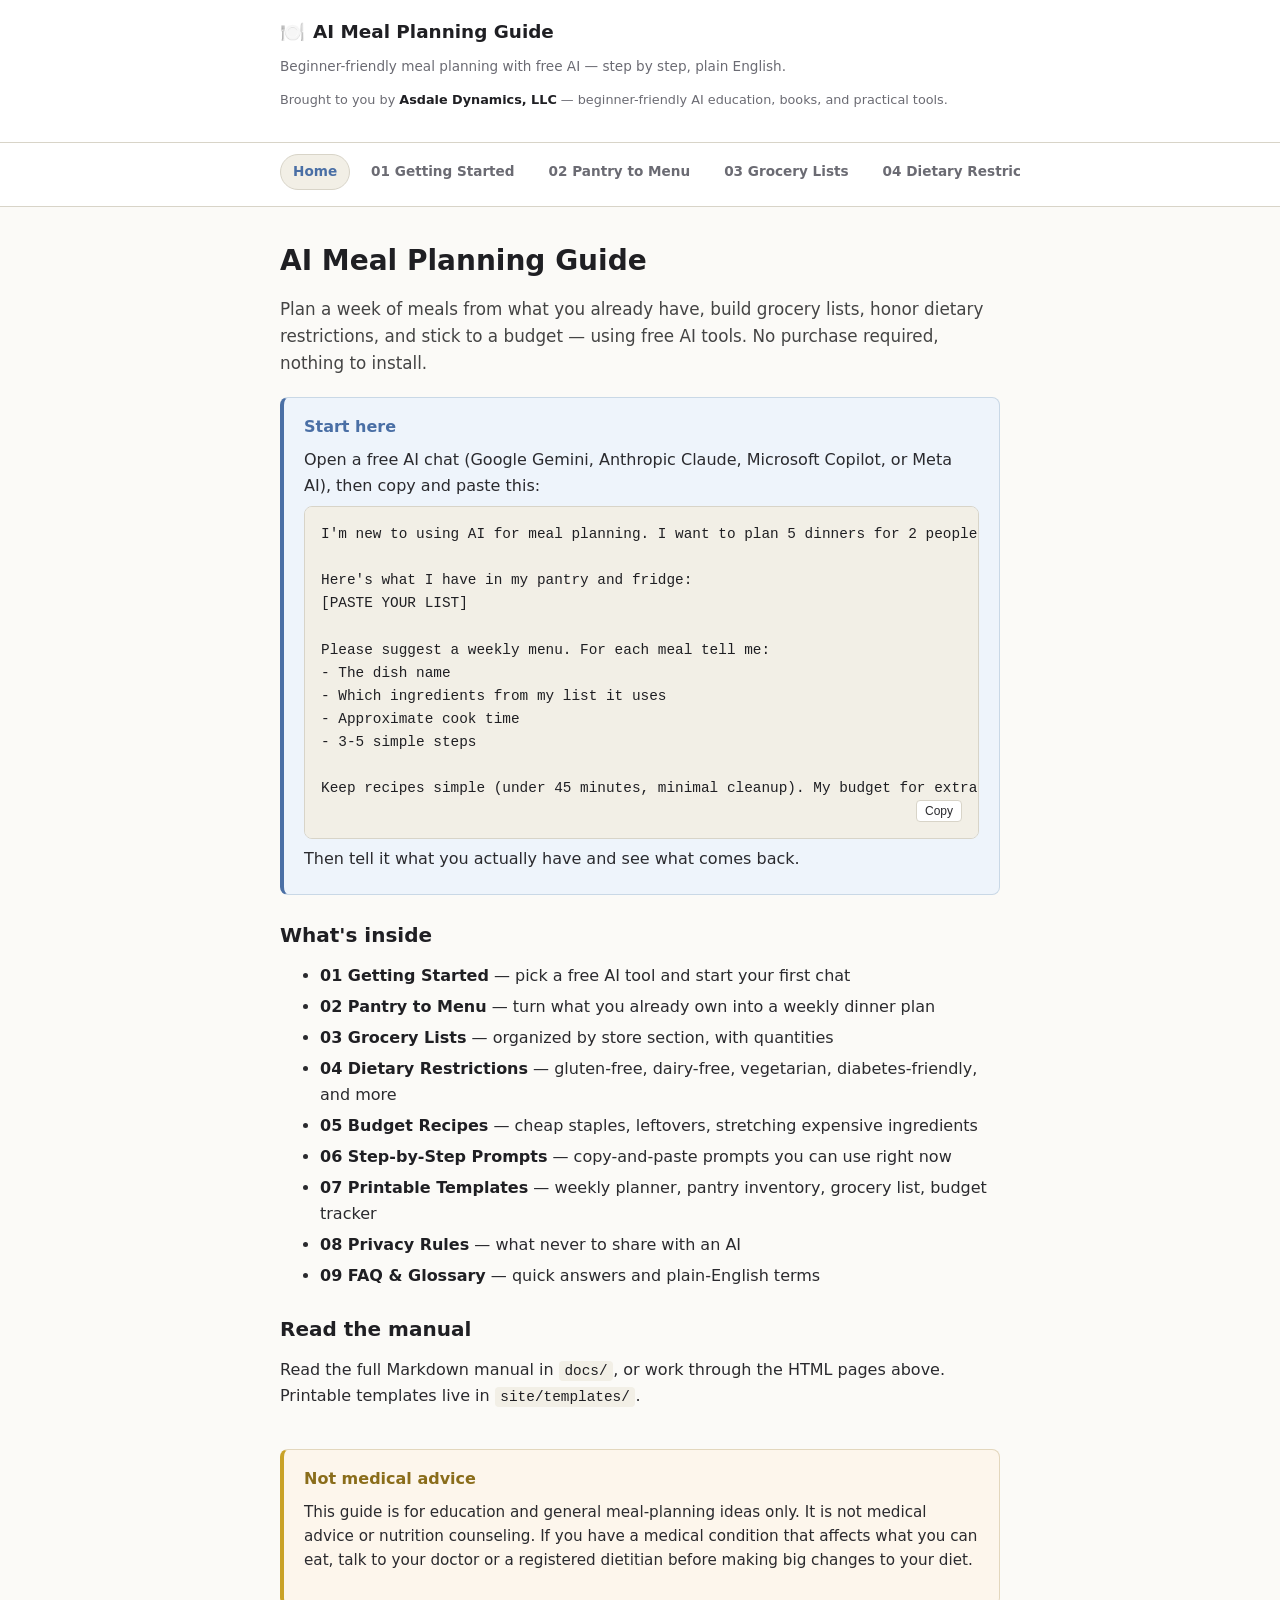
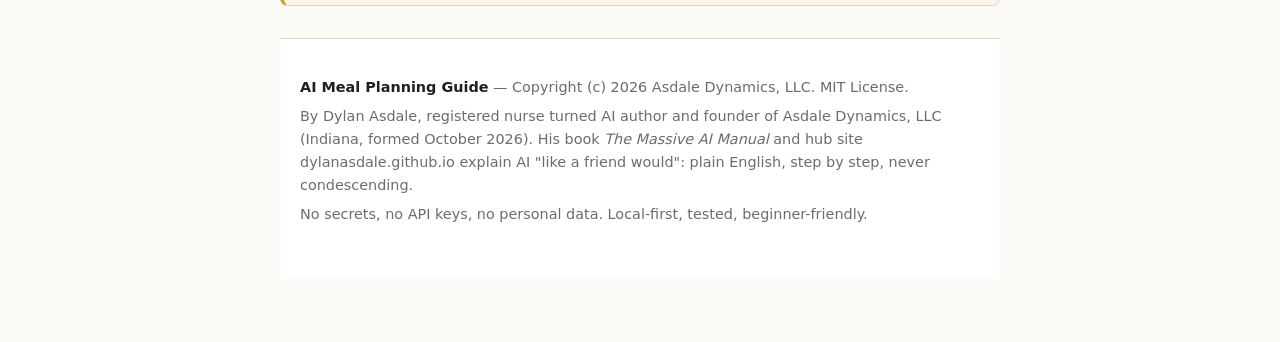
<file: site/index.html>
<!DOCTYPE html>
<html lang="en">
<head>
<meta charset="UTF-8">
<meta name="viewport" content="width=device-width, initial-scale=1.0">
<title>AI Meal Planning Guide — Asdale Dynamics, LLC</title>
<link rel="stylesheet" href="css/style.css">
</head>
<body>
<header class="site-header">
  <div class="header-inner">
    <a href="index.html" class="brand">
      <span class="brand-emoji">🍽️</span>
      AI Meal Planning Guide
    </a>
    <p class="tagline">Beginner-friendly meal planning with free AI — step by step, plain English.</p>
    <p class="credit">Brought to you by <strong>Asdale Dynamics, LLC</strong> — beginner-friendly AI education, books, and practical tools.</p>
  </div>
  <nav class="nav-wrap no-print">
    <div class="nav-inner">
      <ul class="nav-list">
        <li><a href="index.html">Home</a></li>
        <li><a href="01-getting-started.html">01 Getting Started</a></li>
        <li><a href="02-pantry-to-menu.html">02 Pantry to Menu</a></li>
        <li><a href="03-grocery-lists.html">03 Grocery Lists</a></li>
        <li><a href="04-dietary-restrictions.html">04 Dietary Restrictions</a></li>
        <li><a href="05-budget-recipes.html">05 Budget Recipes</a></li>
        <li><a href="06-step-by-step-prompts.html">06 Prompts</a></li>
        <li><a href="07-printable-templates.html">07 Templates</a></li>
        <li><a href="08-privacy-rules.html">08 Privacy Rules</a></li>
        <li><a href="09-faq-glossary.html">09 FAQ &amp; Glossary</a></li>
      </ul>
    </div>
  </nav>
</header>

<main>
<section>
  <h1>AI Meal Planning Guide</h1>
  <p class="lead">Plan a week of meals from what you already have, build grocery lists, honor dietary restrictions, and stick to a budget — using free AI tools. No purchase required, nothing to install.</p>

  <div class="try-box">
    <h3>Start here</h3>
    <p>Open a free AI chat (Google Gemini, Anthropic Claude, Microsoft Copilot, or Meta AI), then copy and paste this:</p>
    <pre><code>I'm new to using AI for meal planning. I want to plan 5 dinners for 2 people.

Here's what I have in my pantry and fridge:
[PASTE YOUR LIST]

Please suggest a weekly menu. For each meal tell me:
- The dish name
- Which ingredients from my list it uses
- Approximate cook time
- 3-5 simple steps

Keep recipes simple (under 45 minutes, minimal cleanup). My budget for extra groceries is about $40.</code></pre>
    <p>Then tell it what you actually have and see what comes back.</p>
  </div>

  <h2>What's inside</h2>
  <ul>
    <li><strong>01 Getting Started</strong> — pick a free AI tool and start your first chat</li>
    <li><strong>02 Pantry to Menu</strong> — turn what you already own into a weekly dinner plan</li>
    <li><strong>03 Grocery Lists</strong> — organized by store section, with quantities</li>
    <li><strong>04 Dietary Restrictions</strong> — gluten-free, dairy-free, vegetarian, diabetes-friendly, and more</li>
    <li><strong>05 Budget Recipes</strong> — cheap staples, leftovers, stretching expensive ingredients</li>
    <li><strong>06 Step-by-Step Prompts</strong> — copy-and-paste prompts you can use right now</li>
    <li><strong>07 Printable Templates</strong> — weekly planner, pantry inventory, grocery list, budget tracker</li>
    <li><strong>08 Privacy Rules</strong> — what never to share with an AI</li>
    <li><strong>09 FAQ &amp; Glossary</strong> — quick answers and plain-English terms</li>
  </ul>

  <h2>Read the manual</h2>
  <p>Read the full Markdown manual in <code>docs/</code>, or work through the HTML pages above. Printable templates live in <code>site/templates/</code>.</p>
</section>

<div class="callout">
  <h3>Not medical advice</h3>
  <p>This guide is for education and general meal-planning ideas only. It is not medical advice or nutrition counseling. If you have a medical condition that affects what you can eat, talk to your doctor or a registered dietitian before making big changes to your diet.</p>
</div>

<footer class="site-footer">
  <div class="footer-inner">
    <p><strong>AI Meal Planning Guide</strong> — Copyright (c) 2026 Asdale Dynamics, LLC. MIT License.</p>
    <p>By Dylan Asdale, registered nurse turned AI author and founder of Asdale Dynamics, LLC (Indiana, formed October 2026). His book <em>The Massive AI Manual</em> and hub site dylanasdale.github.io explain AI "like a friend would": plain English, step by step, never condescending.</p>
    <p>No secrets, no API keys, no personal data. Local-first, tested, beginner-friendly.</p>
  </div>
</footer>
</main>

<script src="js/site.js"></script>
</body>
</html>
</file>
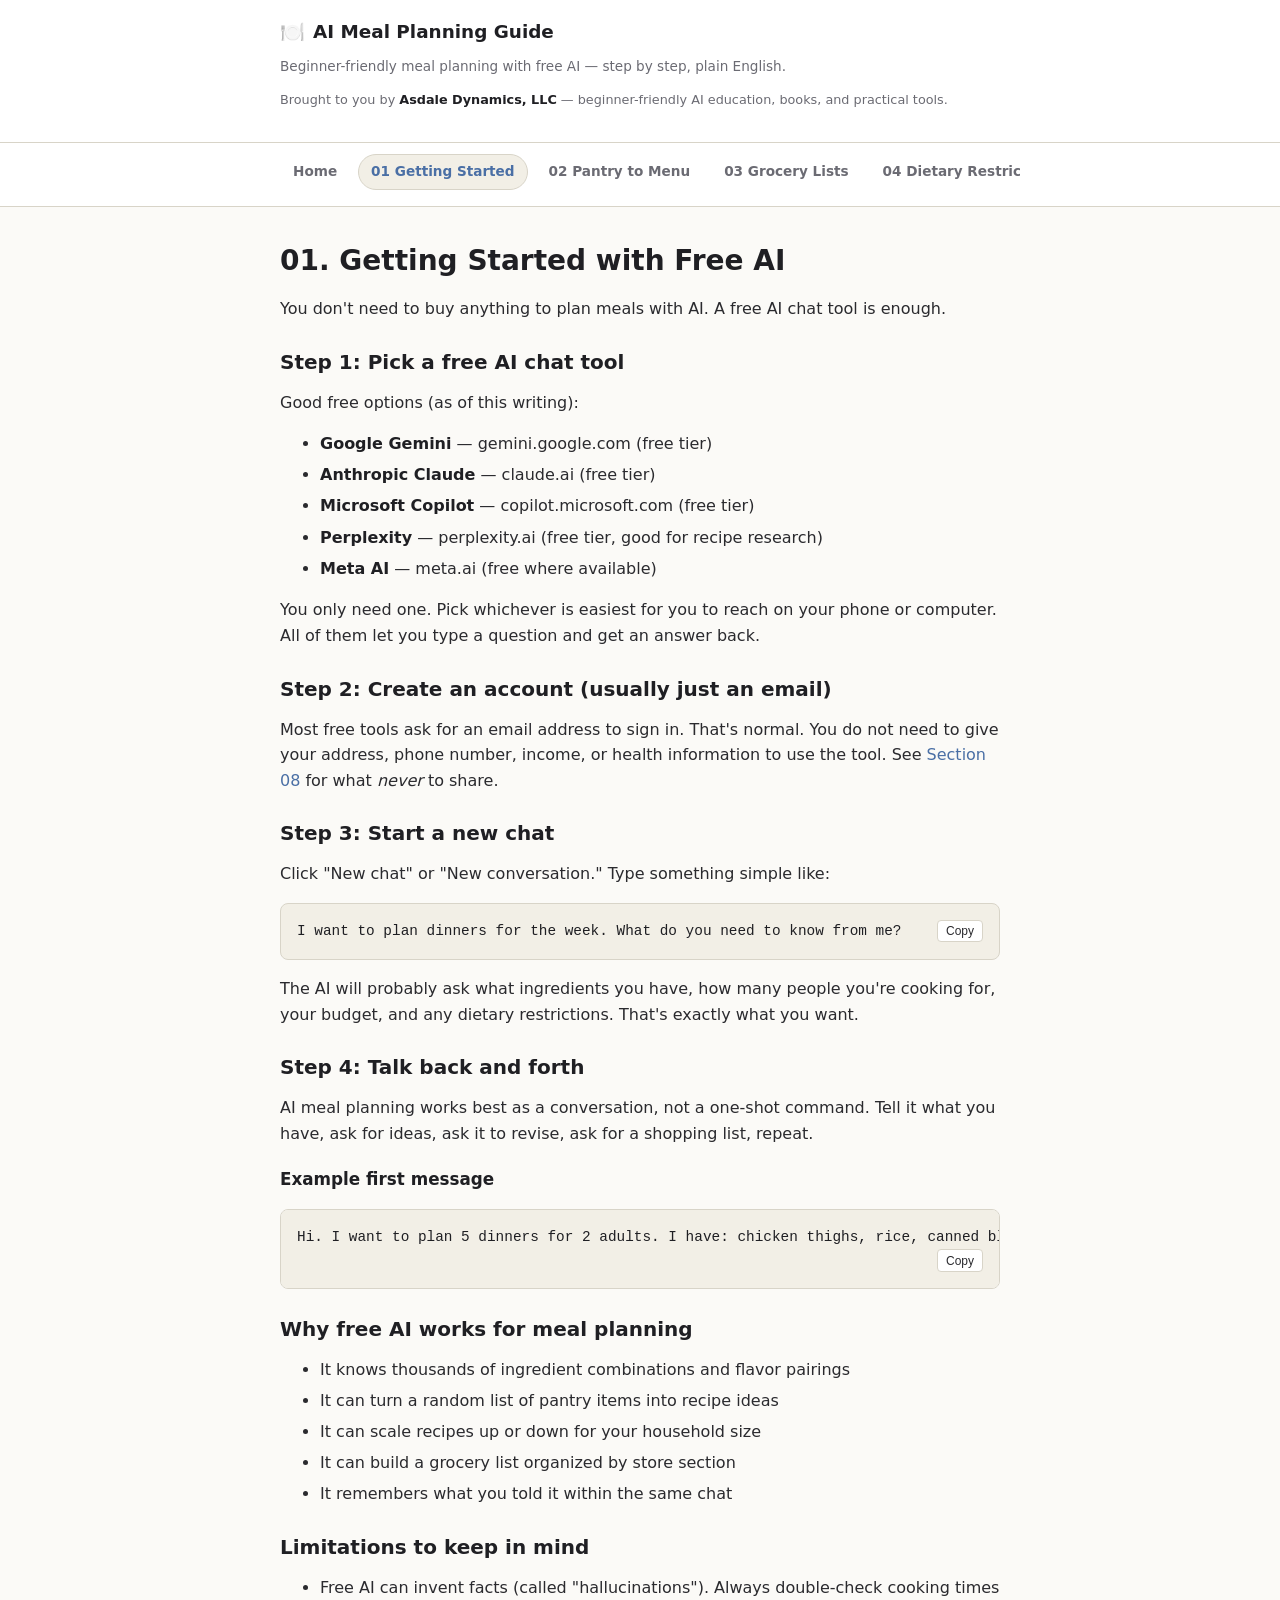
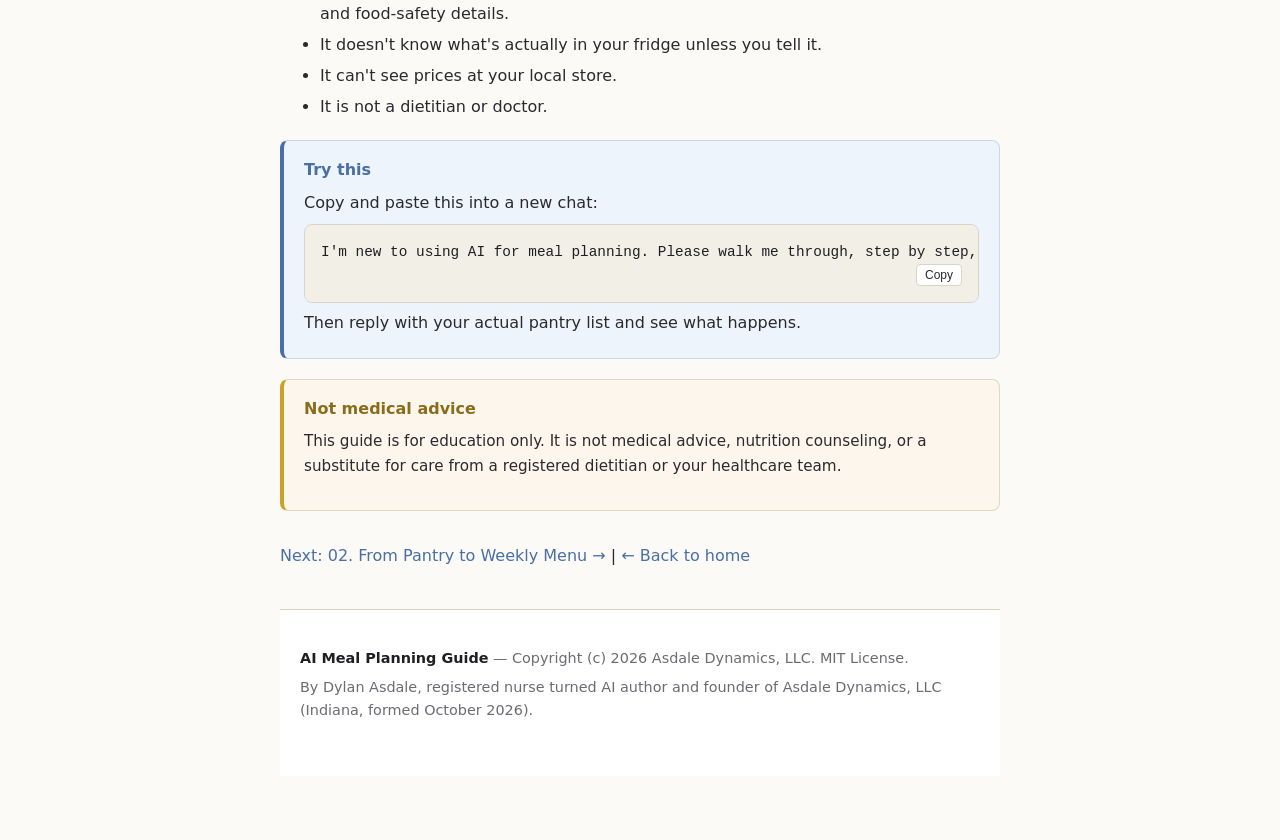
<file: site/01-getting-started.html>
<!DOCTYPE html>
<html lang="en">
<head>
<meta charset="UTF-8">
<meta name="viewport" content="width=device-width, initial-scale=1.0">
<title>01. Getting Started with Free AI — AI Meal Planning Guide</title>
<link rel="stylesheet" href="css/style.css">
</head>
<body>
<header class="site-header">
  <div class="header-inner">
    <a href="index.html" class="brand">
      <span class="brand-emoji">🍽️</span>
      AI Meal Planning Guide
    </a>
    <p class="tagline">Beginner-friendly meal planning with free AI — step by step, plain English.</p>
    <p class="credit">Brought to you by <strong>Asdale Dynamics, LLC</strong> — beginner-friendly AI education, books, and practical tools.</p>
  </div>
  <nav class="nav-wrap no-print">
    <div class="nav-inner">
      <ul class="nav-list">
        <li><a href="index.html">Home</a></li>
        <li><a href="01-getting-started.html" class="active">01 Getting Started</a></li>
        <li><a href="02-pantry-to-menu.html">02 Pantry to Menu</a></li>
        <li><a href="03-grocery-lists.html">03 Grocery Lists</a></li>
        <li><a href="04-dietary-restrictions.html">04 Dietary Restrictions</a></li>
        <li><a href="05-budget-recipes.html">05 Budget Recipes</a></li>
        <li><a href="06-step-by-step-prompts.html">06 Prompts</a></li>
        <li><a href="07-printable-templates.html">07 Templates</a></li>
        <li><a href="08-privacy-rules.html">08 Privacy Rules</a></li>
        <li><a href="09-faq-glossary.html">09 FAQ &amp; Glossary</a></li>
      </ul>
    </div>
  </nav>
</header>

<main>
<section>
  <h1>01. Getting Started with Free AI</h1>
  <p>You don't need to buy anything to plan meals with AI. A free AI chat tool is enough.</p>

  <h2>Step 1: Pick a free AI chat tool</h2>
  <p>Good free options (as of this writing):</p>
  <ul>
    <li><strong>Google Gemini</strong> — gemini.google.com (free tier)</li>
    <li><strong>Anthropic Claude</strong> — claude.ai (free tier)</li>
    <li><strong>Microsoft Copilot</strong> — copilot.microsoft.com (free tier)</li>
    <li><strong>Perplexity</strong> — perplexity.ai (free tier, good for recipe research)</li>
    <li><strong>Meta AI</strong> — meta.ai (free where available)</li>
  </ul>
  <p>You only need one. Pick whichever is easiest for you to reach on your phone or computer. All of them let you type a question and get an answer back.</p>

  <h2>Step 2: Create an account (usually just an email)</h2>
  <p>Most free tools ask for an email address to sign in. That's normal. You do not need to give your address, phone number, income, or health information to use the tool. See <a href="08-privacy-rules.html">Section 08</a> for what <em>never</em> to share.</p>

  <h2>Step 3: Start a new chat</h2>
  <p>Click "New chat" or "New conversation." Type something simple like:</p>
  <pre><code>I want to plan dinners for the week. What do you need to know from me?</code></pre>
  <p>The AI will probably ask what ingredients you have, how many people you're cooking for, your budget, and any dietary restrictions. That's exactly what you want.</p>

  <h2>Step 4: Talk back and forth</h2>
  <p>AI meal planning works best as a conversation, not a one-shot command. Tell it what you have, ask for ideas, ask it to revise, ask for a shopping list, repeat.</p>

  <h3>Example first message</h3>
  <pre><code>Hi. I want to plan 5 dinners for 2 adults. I have: chicken thighs, rice, canned black beans, frozen broccoli, eggs, pasta, a jar of marinara, onions, and garlic. I spend about $60 a week on groceries. Can you suggest a menu and a grocery list? I'd like simple recipes, under 30 minutes each.</code></pre>

  <h2>Why free AI works for meal planning</h2>
  <ul>
    <li>It knows thousands of ingredient combinations and flavor pairings</li>
    <li>It can turn a random list of pantry items into recipe ideas</li>
    <li>It can scale recipes up or down for your household size</li>
    <li>It can build a grocery list organized by store section</li>
    <li>It remembers what you told it within the same chat</li>
  </ul>

  <h2>Limitations to keep in mind</h2>
  <ul>
    <li>Free AI can invent facts (called "hallucinations"). Always double-check cooking times and food-safety details.</li>
    <li>It doesn't know what's actually in your fridge unless you tell it.</li>
    <li>It can't see prices at your local store.</li>
    <li>It is not a dietitian or doctor.</li>
  </ul>

  <div class="try-box">
    <h3>Try this</h3>
    <p>Copy and paste this into a new chat:</p>
    <pre><code>I'm new to using AI for meal planning. Please walk me through, step by step, how to give you a list of ingredients I have at home and get back a weekly dinner menu with a grocery list. Keep your answers short and beginner-friendly.</code></pre>
    <p>Then reply with your actual pantry list and see what happens.</p>
  </div>

  <div class="callout">
    <h3>Not medical advice</h3>
    <p>This guide is for education only. It is not medical advice, nutrition counseling, or a substitute for care from a registered dietitian or your healthcare team.</p>
  </div>

  <p class="no-print" style="margin-top:2rem;"><a href="02-pantry-to-menu.html">Next: 02. From Pantry to Weekly Menu →</a> | <a href="index.html">← Back to home</a></p>
</section>

<footer class="site-footer">
  <div class="footer-inner">
    <p><strong>AI Meal Planning Guide</strong> — Copyright (c) 2026 Asdale Dynamics, LLC. MIT License.</p>
    <p>By Dylan Asdale, registered nurse turned AI author and founder of Asdale Dynamics, LLC (Indiana, formed October 2026).</p>
  </div>
</footer>
</main>

<script src="js/site.js"></script>
</body>
</html>
</file>
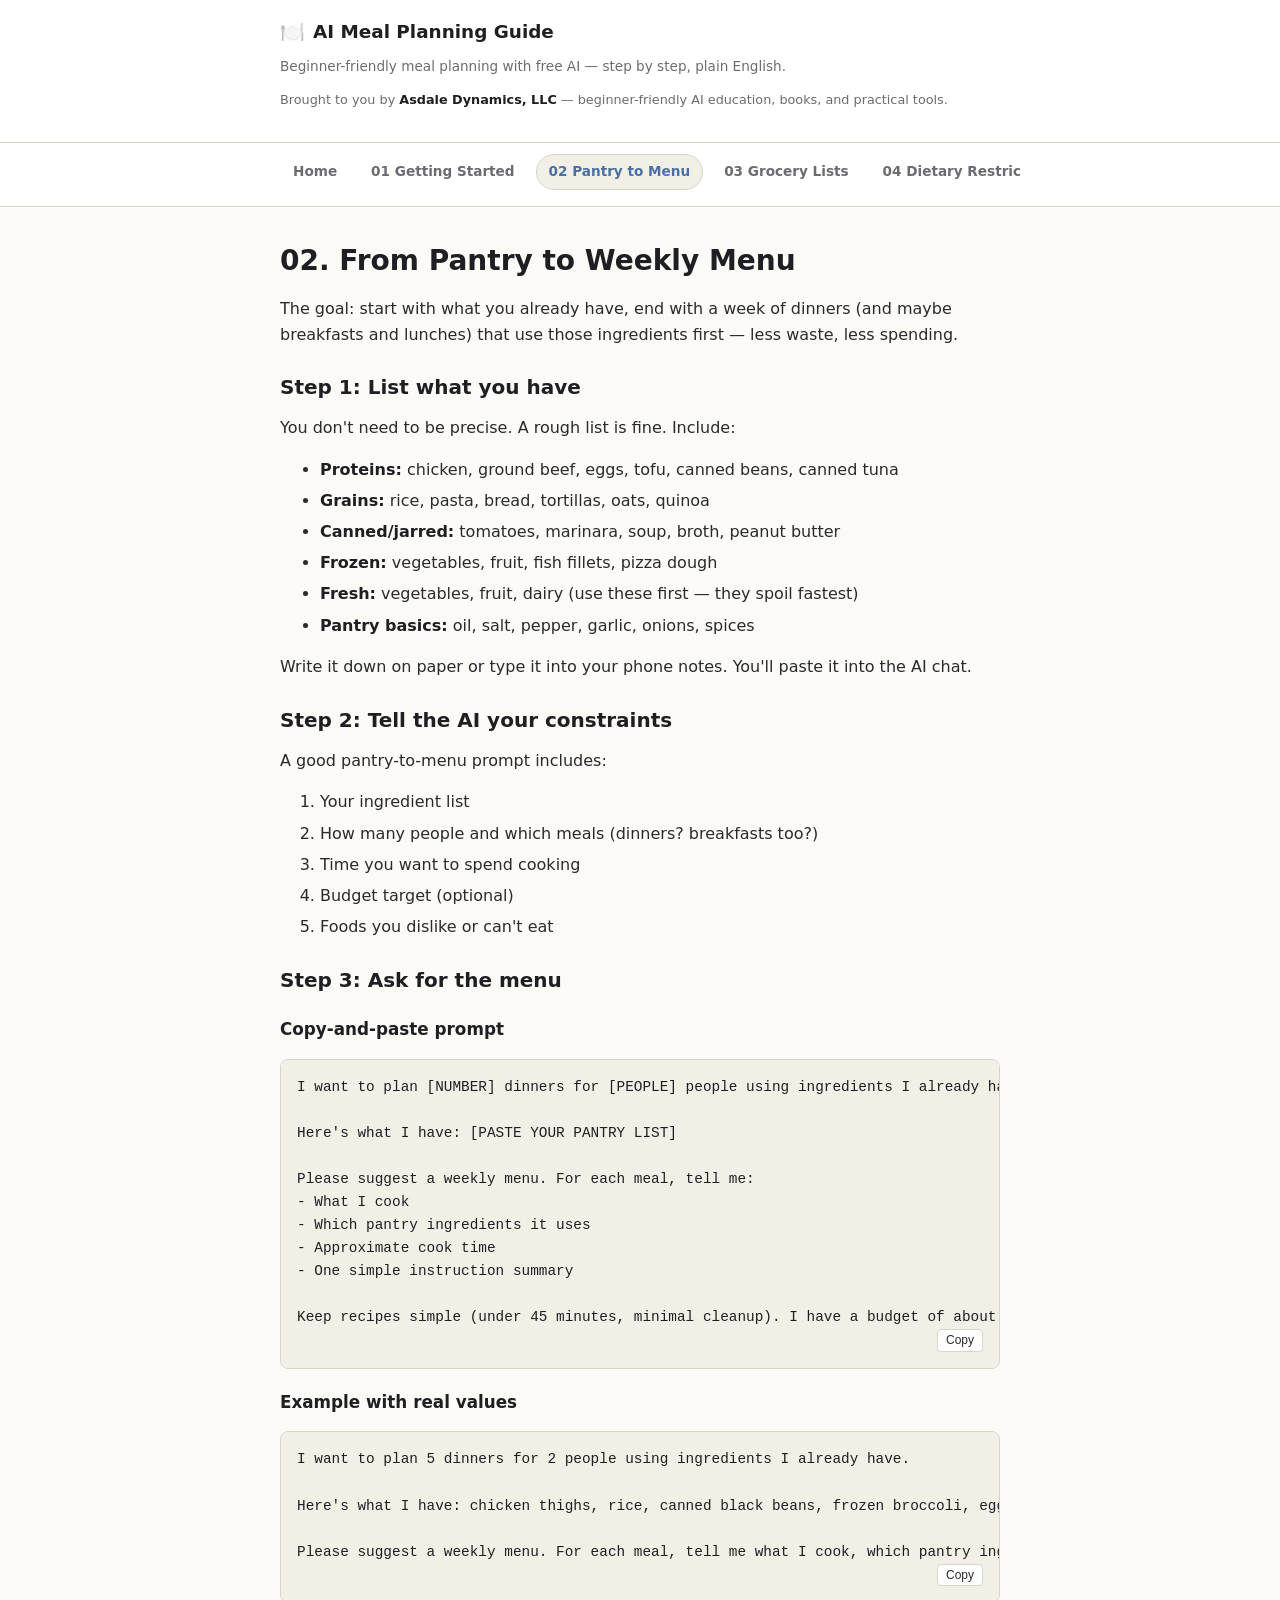
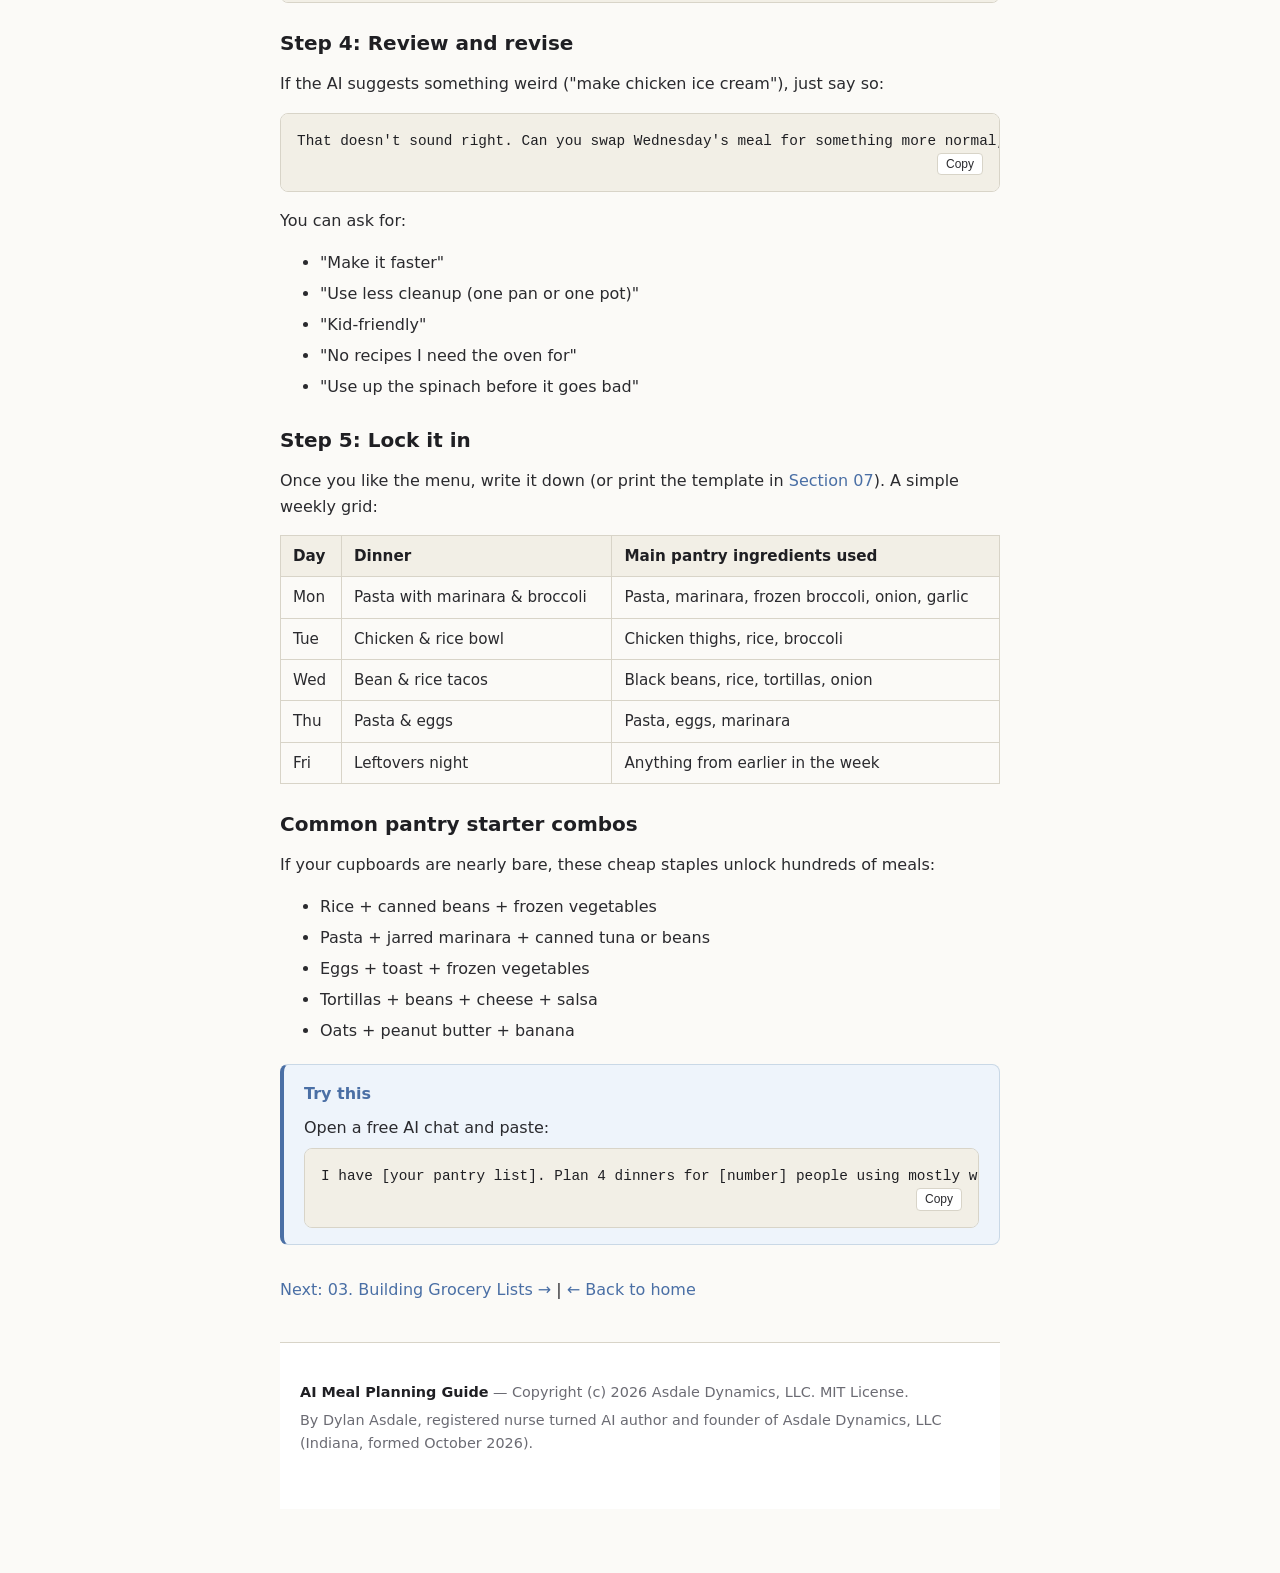
<file: site/02-pantry-to-menu.html>
<!DOCTYPE html>
<html lang="en">
<head>
<meta charset="UTF-8">
<meta name="viewport" content="width=device-width, initial-scale=1.0">
<title>02. From Pantry to Weekly Menu — AI Meal Planning Guide</title>
<link rel="stylesheet" href="css/style.css">
</head>
<body>
<header class="site-header">
  <div class="header-inner">
    <a href="index.html" class="brand">
      <span class="brand-emoji">🍽️</span>
      AI Meal Planning Guide
    </a>
    <p class="tagline">Beginner-friendly meal planning with free AI — step by step, plain English.</p>
    <p class="credit">Brought to you by <strong>Asdale Dynamics, LLC</strong> — beginner-friendly AI education, books, and practical tools.</p>
  </div>
  <nav class="nav-wrap no-print">
    <div class="nav-inner">
      <ul class="nav-list">
        <li><a href="index.html">Home</a></li>
        <li><a href="01-getting-started.html">01 Getting Started</a></li>
        <li><a href="02-pantry-to-menu.html" class="active">02 Pantry to Menu</a></li>
        <li><a href="03-grocery-lists.html">03 Grocery Lists</a></li>
        <li><a href="04-dietary-restrictions.html">04 Dietary Restrictions</a></li>
        <li><a href="05-budget-recipes.html">05 Budget Recipes</a></li>
        <li><a href="06-step-by-step-prompts.html">06 Prompts</a></li>
        <li><a href="07-printable-templates.html">07 Templates</a></li>
        <li><a href="08-privacy-rules.html">08 Privacy Rules</a></li>
        <li><a href="09-faq-glossary.html">09 FAQ &amp; Glossary</a></li>
      </ul>
    </div>
  </nav>
</header>

<main>
<section>
  <h1>02. From Pantry to Weekly Menu</h1>
  <p>The goal: start with what you already have, end with a week of dinners (and maybe breakfasts and lunches) that use those ingredients first — less waste, less spending.</p>

  <h2>Step 1: List what you have</h2>
  <p>You don't need to be precise. A rough list is fine. Include:</p>
  <ul>
    <li><strong>Proteins:</strong> chicken, ground beef, eggs, tofu, canned beans, canned tuna</li>
    <li><strong>Grains:</strong> rice, pasta, bread, tortillas, oats, quinoa</li>
    <li><strong>Canned/jarred:</strong> tomatoes, marinara, soup, broth, peanut butter</li>
    <li><strong>Frozen:</strong> vegetables, fruit, fish fillets, pizza dough</li>
    <li><strong>Fresh:</strong> vegetables, fruit, dairy (use these first — they spoil fastest)</li>
    <li><strong>Pantry basics:</strong> oil, salt, pepper, garlic, onions, spices</li>
  </ul>
  <p>Write it down on paper or type it into your phone notes. You'll paste it into the AI chat.</p>

  <h2>Step 2: Tell the AI your constraints</h2>
  <p>A good pantry-to-menu prompt includes:</p>
  <ol>
    <li>Your ingredient list</li>
    <li>How many people and which meals (dinners? breakfasts too?)</li>
    <li>Time you want to spend cooking</li>
    <li>Budget target (optional)</li>
    <li>Foods you dislike or can't eat</li>
  </ol>

  <h2>Step 3: Ask for the menu</h2>
  <h3>Copy-and-paste prompt</h3>
  <pre><code>I want to plan [NUMBER] dinners for [PEOPLE] people using ingredients I already have.

Here's what I have: [PASTE YOUR PANTRY LIST]

Please suggest a weekly menu. For each meal, tell me:
- What I cook
- Which pantry ingredients it uses
- Approximate cook time
- One simple instruction summary

Keep recipes simple (under 45 minutes, minimal cleanup). I have a budget of about $[AMOUNT] for any extra groceries.</code></pre>
  <h3>Example with real values</h3>
  <pre><code>I want to plan 5 dinners for 2 people using ingredients I already have.

Here's what I have: chicken thighs, rice, canned black beans, frozen broccoli, eggs, pasta, jarred marinara, onions, garlic, olive oil, salt, pepper.

Please suggest a weekly menu. For each meal, tell me what I cook, which pantry ingredients it uses, approximate cook time, and one simple instruction summary. Keep recipes simple (under 45 minutes, minimal cleanup). I have a budget of about $40 for any extra groceries.</code></pre>

  <h2>Step 4: Review and revise</h2>
  <p>If the AI suggests something weird ("make chicken ice cream"), just say so:</p>
  <pre><code>That doesn't sound right. Can you swap Wednesday's meal for something more normal, and use the black beans?</code></pre>
  <p>You can ask for:</p>
  <ul>
    <li>"Make it faster"</li>
    <li>"Use less cleanup (one pan or one pot)"</li>
    <li>"Kid-friendly"</li>
    <li>"No recipes I need the oven for"</li>
    <li>"Use up the spinach before it goes bad"</li>
  </ul>

  <h2>Step 5: Lock it in</h2>
  <p>Once you like the menu, write it down (or print the template in <a href="07-printable-templates.html">Section 07</a>). A simple weekly grid:</p>
  <table>
    <thead>
      <tr><th>Day</th><th>Dinner</th><th>Main pantry ingredients used</th></tr>
    </thead>
    <tbody>
      <tr><td>Mon</td><td>Pasta with marinara &amp; broccoli</td><td>Pasta, marinara, frozen broccoli, onion, garlic</td></tr>
      <tr><td>Tue</td><td>Chicken &amp; rice bowl</td><td>Chicken thighs, rice, broccoli</td></tr>
      <tr><td>Wed</td><td>Bean &amp; rice tacos</td><td>Black beans, rice, tortillas, onion</td></tr>
      <tr><td>Thu</td><td>Pasta &amp; eggs</td><td>Pasta, eggs, marinara</td></tr>
      <tr><td>Fri</td><td>Leftovers night</td><td>Anything from earlier in the week</td></tr>
    </tbody>
  </table>

  <h2>Common pantry starter combos</h2>
  <p>If your cupboards are nearly bare, these cheap staples unlock hundreds of meals:</p>
  <ul>
    <li>Rice + canned beans + frozen vegetables</li>
    <li>Pasta + jarred marinara + canned tuna or beans</li>
    <li>Eggs + toast + frozen vegetables</li>
    <li>Tortillas + beans + cheese + salsa</li>
    <li>Oats + peanut butter + banana</li>
  </ul>

  <div class="try-box">
    <h3>Try this</h3>
    <p>Open a free AI chat and paste:</p>
    <pre><code>I have [your pantry list]. Plan 4 dinners for [number] people using mostly what I have. Keep each under 30 minutes. Tell me what to buy if anything is missing.</code></pre>
  </div>

  <p class="no-print" style="margin-top:2rem;"><a href="03-grocery-lists.html">Next: 03. Building Grocery Lists →</a> | <a href="index.html">← Back to home</a></p>
</section>

<footer class="site-footer">
  <div class="footer-inner">
    <p><strong>AI Meal Planning Guide</strong> — Copyright (c) 2026 Asdale Dynamics, LLC. MIT License.</p>
    <p>By Dylan Asdale, registered nurse turned AI author and founder of Asdale Dynamics, LLC (Indiana, formed October 2026).</p>
  </div>
</footer>
</main>

<script src="js/site.js"></script>
</body>
</html>
</file>
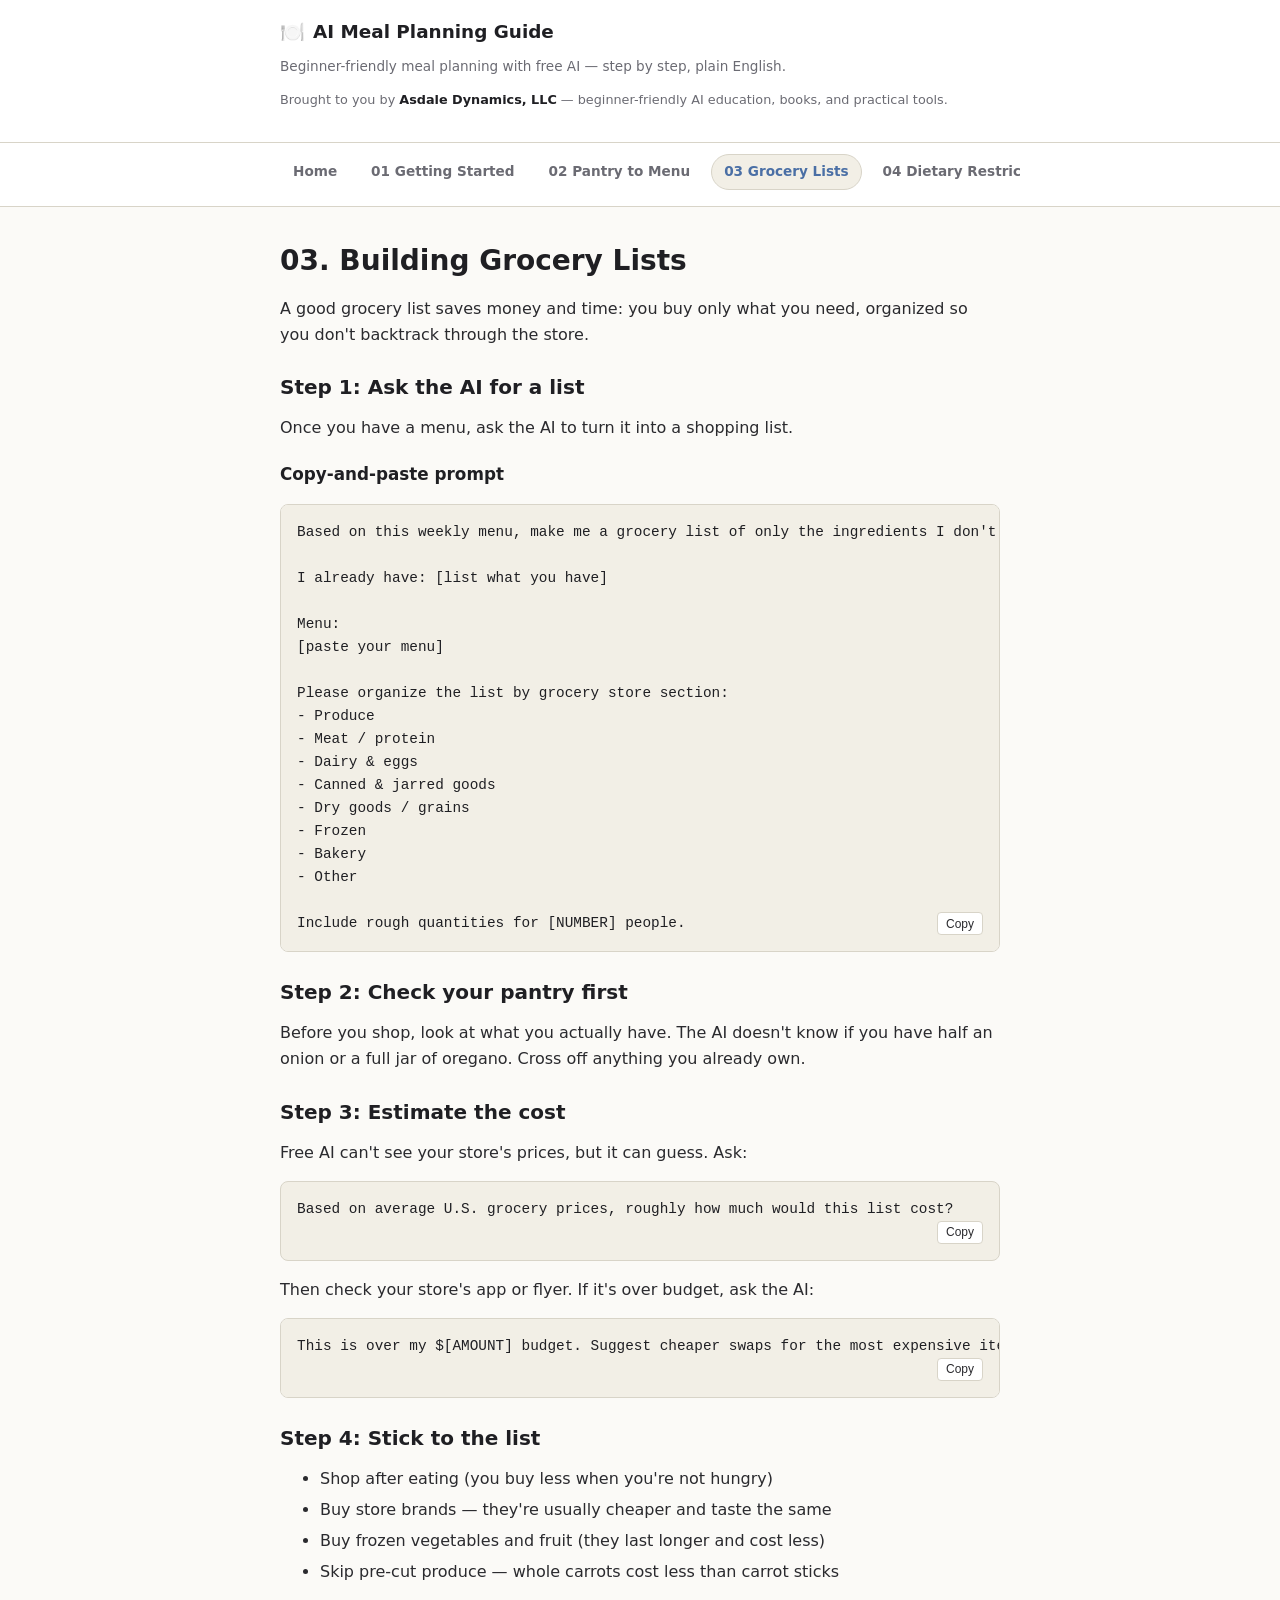
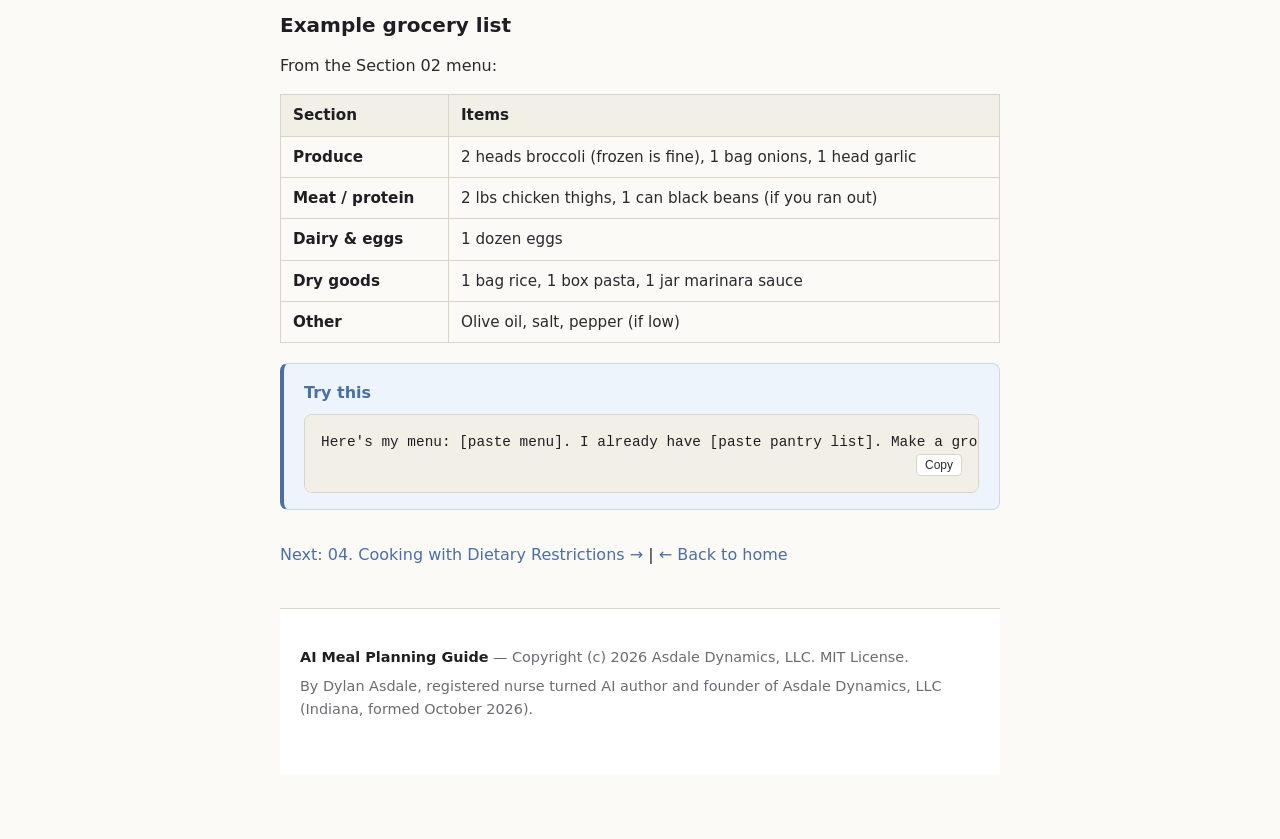
<file: site/03-grocery-lists.html>
<!DOCTYPE html>
<html lang="en">
<head>
<meta charset="UTF-8">
<meta name="viewport" content="width=device-width, initial-scale=1.0">
<title>03. Building Grocery Lists — AI Meal Planning Guide</title>
<link rel="stylesheet" href="css/style.css">
</head>
<body>
<header class="site-header">
  <div class="header-inner">
    <a href="index.html" class="brand">
      <span class="brand-emoji">🍽️</span>
      AI Meal Planning Guide
    </a>
    <p class="tagline">Beginner-friendly meal planning with free AI — step by step, plain English.</p>
    <p class="credit">Brought to you by <strong>Asdale Dynamics, LLC</strong> — beginner-friendly AI education, books, and practical tools.</p>
  </div>
  <nav class="nav-wrap no-print">
    <div class="nav-inner">
      <ul class="nav-list">
        <li><a href="index.html">Home</a></li>
        <li><a href="01-getting-started.html">01 Getting Started</a></li>
        <li><a href="02-pantry-to-menu.html">02 Pantry to Menu</a></li>
        <li><a href="03-grocery-lists.html" class="active">03 Grocery Lists</a></li>
        <li><a href="04-dietary-restrictions.html">04 Dietary Restrictions</a></li>
        <li><a href="05-budget-recipes.html">05 Budget Recipes</a></li>
        <li><a href="06-step-by-step-prompts.html">06 Prompts</a></li>
        <li><a href="07-printable-templates.html">07 Templates</a></li>
        <li><a href="08-privacy-rules.html">08 Privacy Rules</a></li>
        <li><a href="09-faq-glossary.html">09 FAQ &amp; Glossary</a></li>
      </ul>
    </div>
  </nav>
</header>

<main>
<section>
  <h1>03. Building Grocery Lists</h1>
  <p>A good grocery list saves money and time: you buy only what you need, organized so you don't backtrack through the store.</p>

  <h2>Step 1: Ask the AI for a list</h2>
  <p>Once you have a menu, ask the AI to turn it into a shopping list.</p>
  <h3>Copy-and-paste prompt</h3>
  <pre><code>Based on this weekly menu, make me a grocery list of only the ingredients I don't already have at home.

I already have: [list what you have]

Menu:
[paste your menu]

Please organize the list by grocery store section:
- Produce
- Meat / protein
- Dairy &amp; eggs
- Canned &amp; jarred goods
- Dry goods / grains
- Frozen
- Bakery
- Other

Include rough quantities for [NUMBER] people.</code></pre>

  <h2>Step 2: Check your pantry first</h2>
  <p>Before you shop, look at what you actually have. The AI doesn't know if you have half an onion or a full jar of oregano. Cross off anything you already own.</p>

  <h2>Step 3: Estimate the cost</h2>
  <p>Free AI can't see your store's prices, but it can guess. Ask:</p>
  <pre><code>Based on average U.S. grocery prices, roughly how much would this list cost?</code></pre>
  <p>Then check your store's app or flyer. If it's over budget, ask the AI:</p>
  <pre><code>This is over my $[AMOUNT] budget. Suggest cheaper swaps for the most expensive items.</code></pre>

  <h2>Step 4: Stick to the list</h2>
  <ul>
    <li>Shop after eating (you buy less when you're not hungry)</li>
    <li>Buy store brands — they're usually cheaper and taste the same</li>
    <li>Buy frozen vegetables and fruit (they last longer and cost less)</li>
    <li>Skip pre-cut produce — whole carrots cost less than carrot sticks</li>
  </ul>

  <h2>Example grocery list</h2>
  <p>From the Section 02 menu:</p>
  <table>
    <thead><tr><th>Section</th><th>Items</th></tr></thead>
    <tbody>
      <tr><td><strong>Produce</strong></td><td>2 heads broccoli (frozen is fine), 1 bag onions, 1 head garlic</td></tr>
      <tr><td><strong>Meat / protein</strong></td><td>2 lbs chicken thighs, 1 can black beans (if you ran out)</td></tr>
      <tr><td><strong>Dairy &amp; eggs</strong></td><td>1 dozen eggs</td></tr>
      <tr><td><strong>Dry goods</strong></td><td>1 bag rice, 1 box pasta, 1 jar marinara sauce</td></tr>
      <tr><td><strong>Other</strong></td><td>Olive oil, salt, pepper (if low)</td></tr>
    </tbody>
  </table>

  <div class="try-box">
    <h3>Try this</h3>
    <pre><code>Here's my menu: [paste menu]. I already have [paste pantry list]. Make a grocery list organized by store section for [number] people, and flag anything that might be expensive so I can swap it.</code></pre>
  </div>

  <p class="no-print" style="margin-top:2rem;"><a href="04-dietary-restrictions.html">Next: 04. Cooking with Dietary Restrictions →</a> | <a href="index.html">← Back to home</a></p>
</section>

<footer class="site-footer">
  <div class="footer-inner">
    <p><strong>AI Meal Planning Guide</strong> — Copyright (c) 2026 Asdale Dynamics, LLC. MIT License.</p>
    <p>By Dylan Asdale, registered nurse turned AI author and founder of Asdale Dynamics, LLC (Indiana, formed October 2026).</p>
  </div>
</footer>
</main>

<script src="js/site.js"></script>
</body>
</html>
</file>
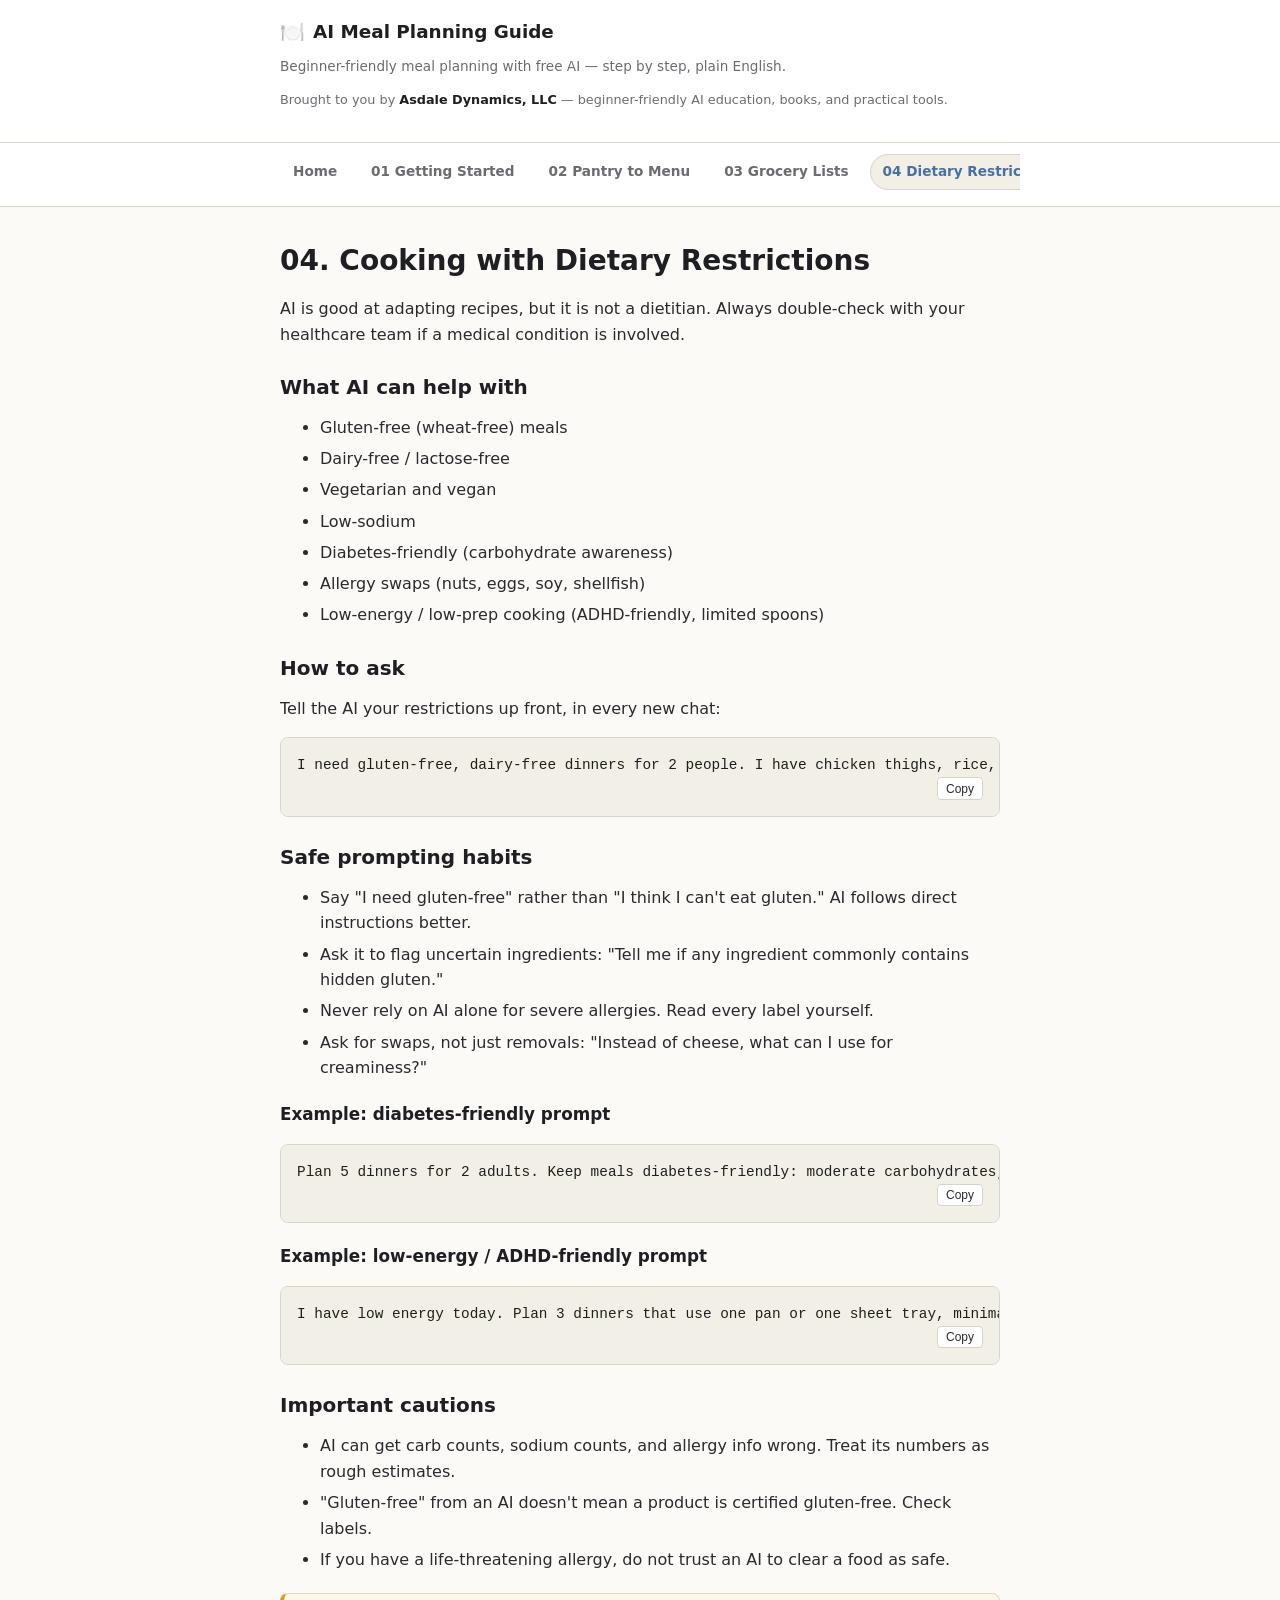
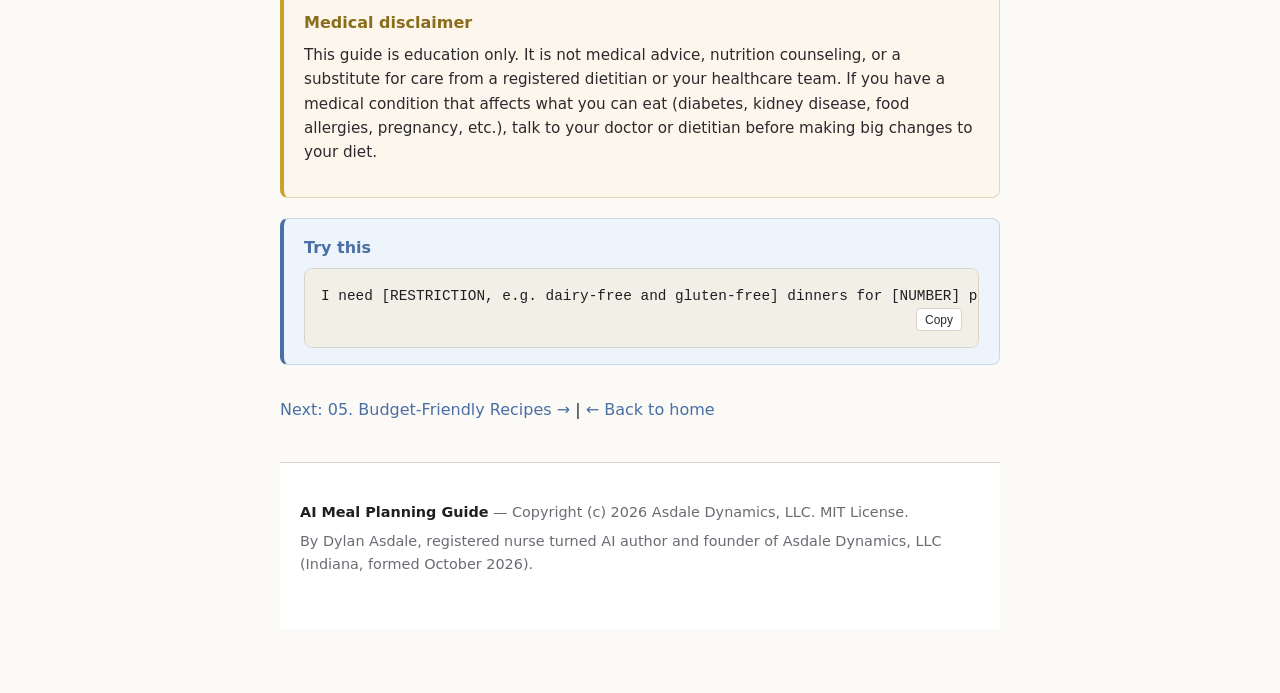
<file: site/04-dietary-restrictions.html>
<!DOCTYPE html>
<html lang="en">
<head>
<meta charset="UTF-8">
<meta name="viewport" content="width=device-width, initial-scale=1.0">
<title>04. Cooking with Dietary Restrictions — AI Meal Planning Guide</title>
<link rel="stylesheet" href="css/style.css">
</head>
<body>
<header class="site-header">
  <div class="header-inner">
    <a href="index.html" class="brand">
      <span class="brand-emoji">🍽️</span>
      AI Meal Planning Guide
    </a>
    <p class="tagline">Beginner-friendly meal planning with free AI — step by step, plain English.</p>
    <p class="credit">Brought to you by <strong>Asdale Dynamics, LLC</strong> — beginner-friendly AI education, books, and practical tools.</p>
  </div>
  <nav class="nav-wrap no-print">
    <div class="nav-inner">
      <ul class="nav-list">
        <li><a href="index.html">Home</a></li>
        <li><a href="01-getting-started.html">01 Getting Started</a></li>
        <li><a href="02-pantry-to-menu.html">02 Pantry to Menu</a></li>
        <li><a href="03-grocery-lists.html">03 Grocery Lists</a></li>
        <li><a href="04-dietary-restrictions.html" class="active">04 Dietary Restrictions</a></li>
        <li><a href="05-budget-recipes.html">05 Budget Recipes</a></li>
        <li><a href="06-step-by-step-prompts.html">06 Prompts</a></li>
        <li><a href="07-printable-templates.html">07 Templates</a></li>
        <li><a href="08-privacy-rules.html">08 Privacy Rules</a></li>
        <li><a href="09-faq-glossary.html">09 FAQ &amp; Glossary</a></li>
      </ul>
    </div>
  </nav>
</header>

<main>
<section>
  <h1>04. Cooking with Dietary Restrictions</h1>
  <p>AI is good at adapting recipes, but it is not a dietitian. Always double-check with your healthcare team if a medical condition is involved.</p>

  <h2>What AI can help with</h2>
  <ul>
    <li>Gluten-free (wheat-free) meals</li>
    <li>Dairy-free / lactose-free</li>
    <li>Vegetarian and vegan</li>
    <li>Low-sodium</li>
    <li>Diabetes-friendly (carbohydrate awareness)</li>
    <li>Allergy swaps (nuts, eggs, soy, shellfish)</li>
    <li>Low-energy / low-prep cooking (ADHD-friendly, limited spoons)</li>
  </ul>

  <h2>How to ask</h2>
  <p>Tell the AI your restrictions up front, in every new chat:</p>
  <pre><code>I need gluten-free, dairy-free dinners for 2 people. I have chicken thighs, rice, frozen vegetables, and canned tomatoes. Plan 4 dinners and flag any ingredient that might contain gluten or dairy.</code></pre>

  <h2>Safe prompting habits</h2>
  <ul>
    <li>Say "I need gluten-free" rather than "I think I can't eat gluten." AI follows direct instructions better.</li>
    <li>Ask it to flag uncertain ingredients: "Tell me if any ingredient commonly contains hidden gluten."</li>
    <li>Never rely on AI alone for severe allergies. Read every label yourself.</li>
    <li>Ask for swaps, not just removals: "Instead of cheese, what can I use for creaminess?"</li>
  </ul>

  <h3>Example: diabetes-friendly prompt</h3>
  <pre><code>Plan 5 dinners for 2 adults. Keep meals diabetes-friendly: moderate carbohydrates, plenty of non-starchy vegetables, protein with each meal. I have chicken, eggs, canned beans, frozen vegetables, rice, and pasta. Use smaller portions of rice and pasta. List approximate carb counts per serving if you can, but note that I should verify with my dietitian.</code></pre>

  <h3>Example: low-energy / ADHD-friendly prompt</h3>
  <pre><code>I have low energy today. Plan 3 dinners that use one pan or one sheet tray, minimal chopping, and leftovers for the next day's lunch. I have eggs, bread, canned beans, and frozen vegetables.</code></pre>

  <h2>Important cautions</h2>
  <ul>
    <li>AI can get carb counts, sodium counts, and allergy info wrong. Treat its numbers as rough estimates.</li>
    <li>"Gluten-free" from an AI doesn't mean a product is certified gluten-free. Check labels.</li>
    <li>If you have a life-threatening allergy, do not trust an AI to clear a food as safe.</li>
  </ul>

  <div class="callout">
    <h3>Medical disclaimer</h3>
    <p>This guide is education only. It is not medical advice, nutrition counseling, or a substitute for care from a registered dietitian or your healthcare team. If you have a medical condition that affects what you can eat (diabetes, kidney disease, food allergies, pregnancy, etc.), talk to your doctor or dietitian before making big changes to your diet.</p>
  </div>

  <div class="try-box">
    <h3>Try this</h3>
    <pre><code>I need [RESTRICTION, e.g. dairy-free and gluten-free] dinners for [NUMBER] people. I have [PANTRY LIST]. Plan [NUMBER] meals, flag anything that might violate my restrictions, and suggest safe swaps. Remind me to check labels myself.</code></pre>
  </div>

  <p class="no-print" style="margin-top:2rem;"><a href="05-budget-recipes.html">Next: 05. Budget-Friendly Recipes →</a> | <a href="index.html">← Back to home</a></p>
</section>

<footer class="site-footer">
  <div class="footer-inner">
    <p><strong>AI Meal Planning Guide</strong> — Copyright (c) 2026 Asdale Dynamics, LLC. MIT License.</p>
    <p>By Dylan Asdale, registered nurse turned AI author and founder of Asdale Dynamics, LLC (Indiana, formed October 2026).</p>
  </div>
</footer>
</main>

<script src="js/site.js"></script>
</body>
</html>
</file>
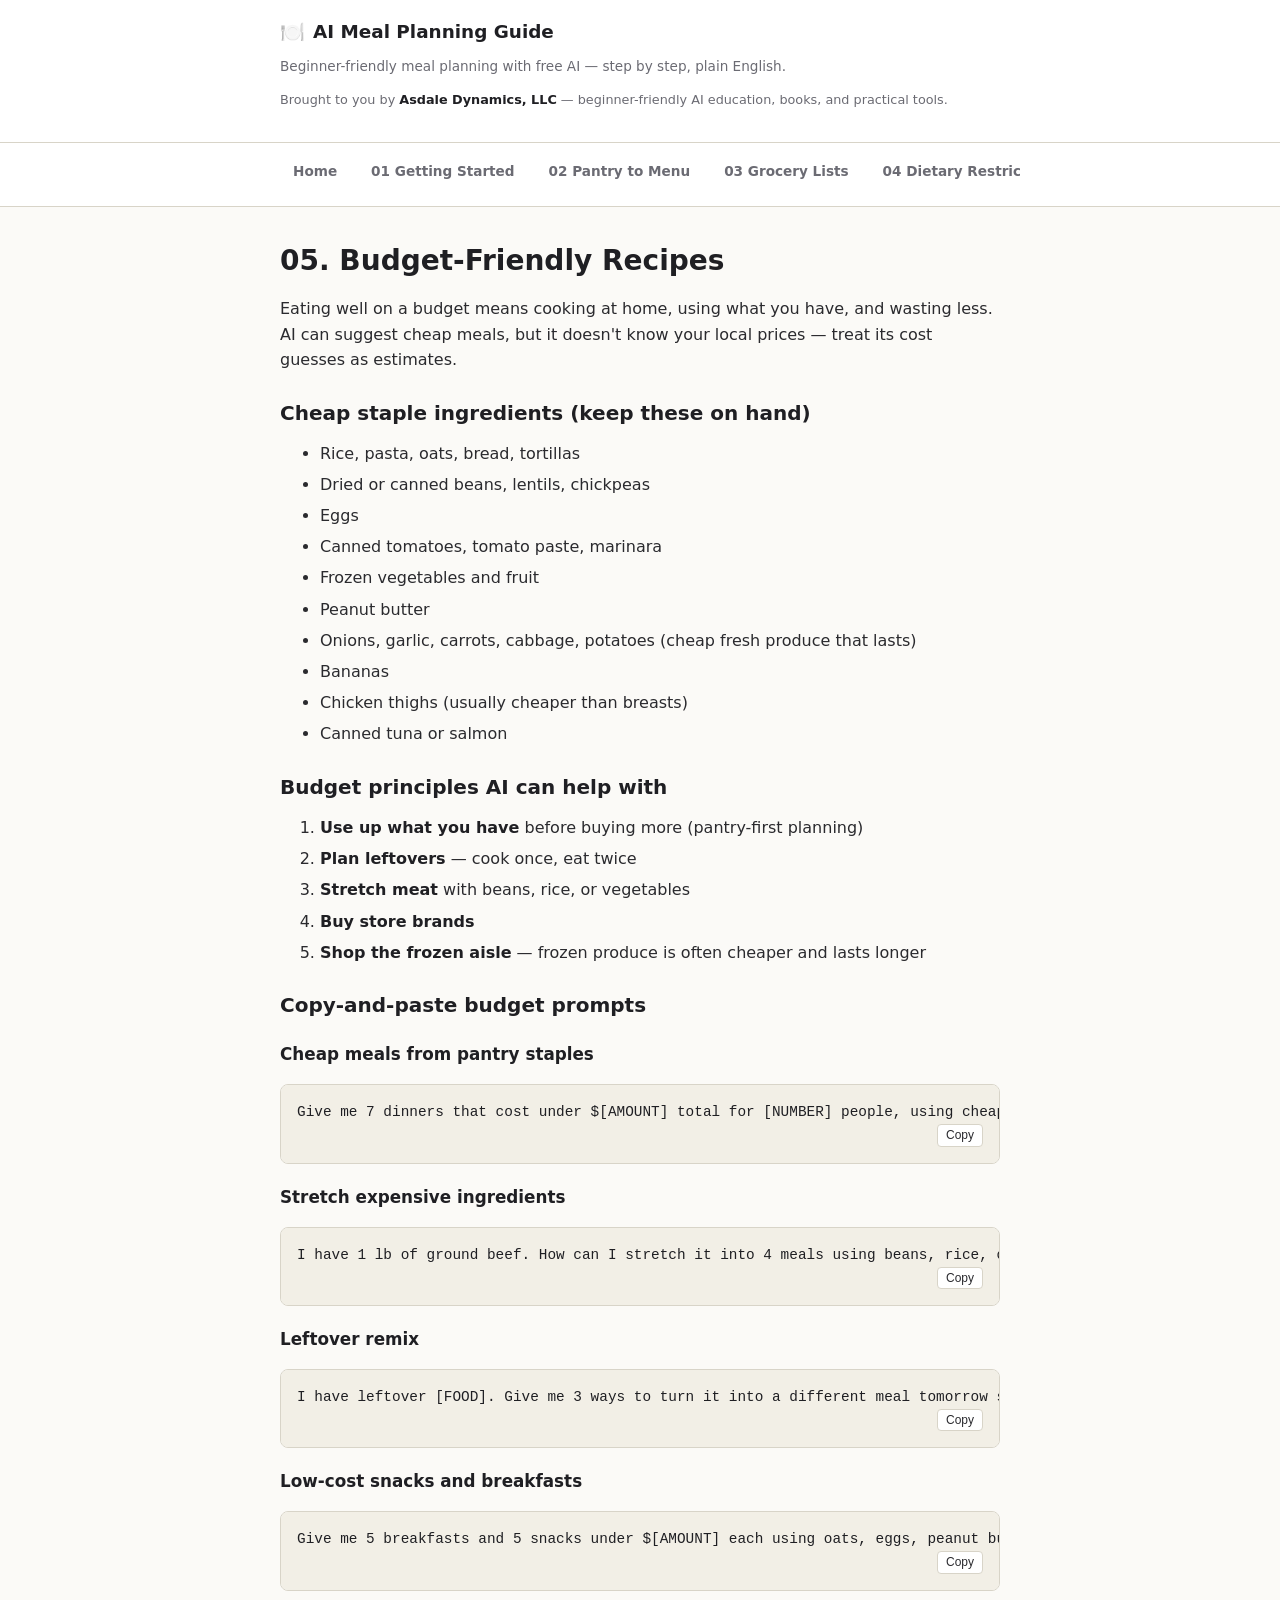
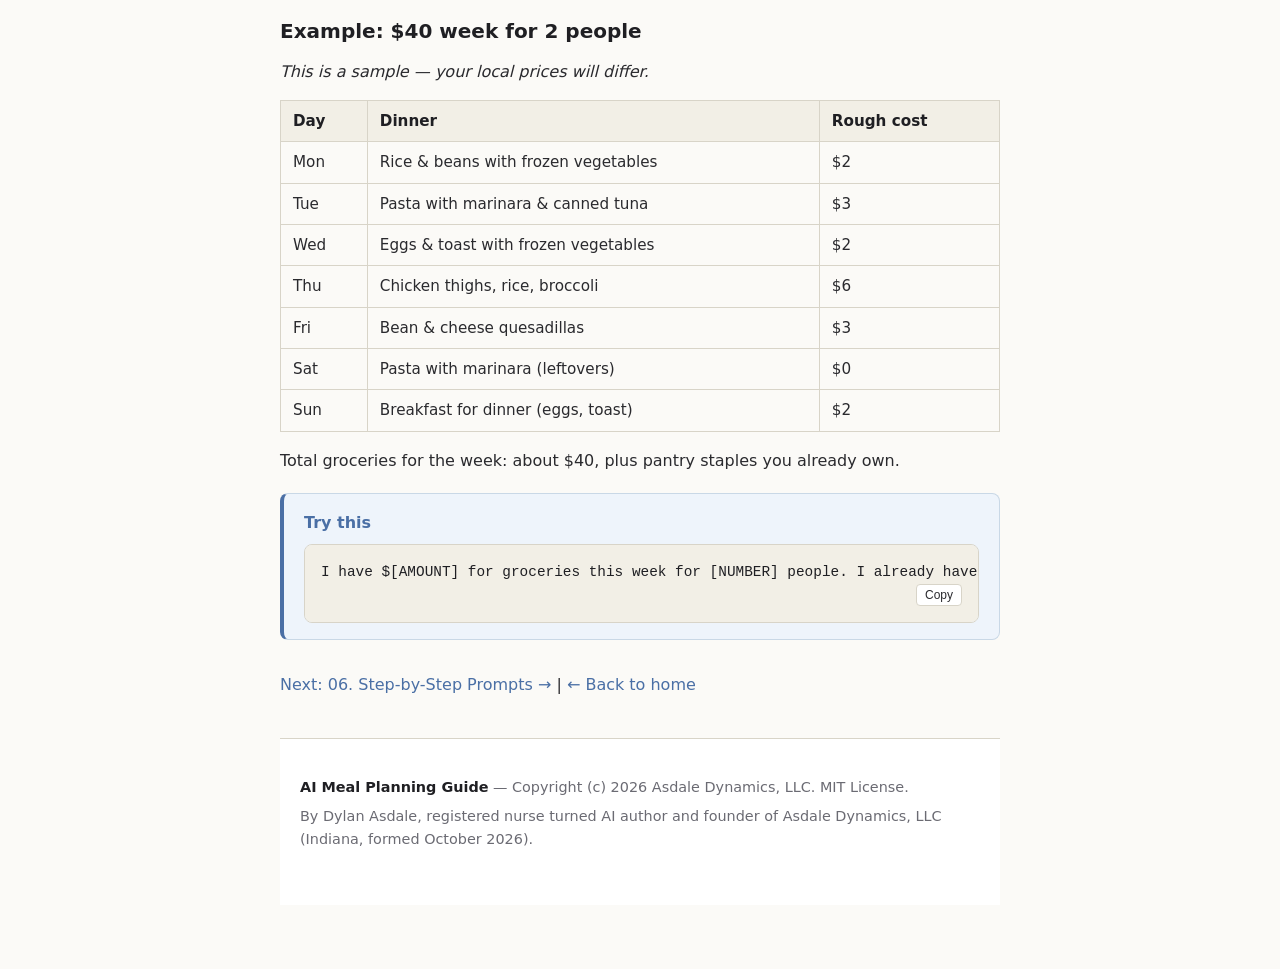
<file: site/05-budget-recipes.html>
<!DOCTYPE html>
<html lang="en">
<head>
<meta charset="UTF-8">
<meta name="viewport" content="width=device-width, initial-scale=1.0">
<title>05. Budget-Friendly Recipes — AI Meal Planning Guide</title>
<link rel="stylesheet" href="css/style.css">
</head>
<body>
<header class="site-header">
  <div class="header-inner">
    <a href="index.html" class="brand">
      <span class="brand-emoji">🍽️</span>
      AI Meal Planning Guide
    </a>
    <p class="tagline">Beginner-friendly meal planning with free AI — step by step, plain English.</p>
    <p class="credit">Brought to you by <strong>Asdale Dynamics, LLC</strong> — beginner-friendly AI education, books, and practical tools.</p>
  </div>
  <nav class="nav-wrap no-print">
    <div class="nav-inner">
      <ul class="nav-list">
        <li><a href="index.html">Home</a></li>
        <li><a href="01-getting-started.html">01 Getting Started</a></li>
        <li><a href="02-pantry-to-menu.html">02 Pantry to Menu</a></li>
        <li><a href="03-grocery-lists.html">03 Grocery Lists</a></li>
        <li><a href="04-dietary-restrictions.html">04 Dietary Restrictions</a></li>
        <li><a href="05-budget-recipes.html" class="active">05 Budget Recipes</a></li>
        <li><a href="06-step-by-step-prompts.html">06 Prompts</a></li>
        <li><a href="07-printable-templates.html">07 Templates</a></li>
        <li><a href="08-privacy-rules.html">08 Privacy Rules</a></li>
        <li><a href="09-faq-glossary.html">09 FAQ &amp; Glossary</a></li>
      </ul>
    </div>
  </nav>
</header>

<main>
<section>
  <h1>05. Budget-Friendly Recipes</h1>
  <p>Eating well on a budget means cooking at home, using what you have, and wasting less. AI can suggest cheap meals, but it doesn't know your local prices — treat its cost guesses as estimates.</p>

  <h2>Cheap staple ingredients (keep these on hand)</h2>
  <ul>
    <li>Rice, pasta, oats, bread, tortillas</li>
    <li>Dried or canned beans, lentils, chickpeas</li>
    <li>Eggs</li>
    <li>Canned tomatoes, tomato paste, marinara</li>
    <li>Frozen vegetables and fruit</li>
    <li>Peanut butter</li>
    <li>Onions, garlic, carrots, cabbage, potatoes (cheap fresh produce that lasts)</li>
    <li>Bananas</li>
    <li>Chicken thighs (usually cheaper than breasts)</li>
    <li>Canned tuna or salmon</li>
  </ul>

  <h2>Budget principles AI can help with</h2>
  <ol>
    <li><strong>Use up what you have</strong> before buying more (pantry-first planning)</li>
    <li><strong>Plan leftovers</strong> — cook once, eat twice</li>
    <li><strong>Stretch meat</strong> with beans, rice, or vegetables</li>
    <li><strong>Buy store brands</strong></li>
    <li><strong>Shop the frozen aisle</strong> — frozen produce is often cheaper and lasts longer</li>
  </ol>

  <h2>Copy-and-paste budget prompts</h2>
  <h3>Cheap meals from pantry staples</h3>
  <pre><code>Give me 7 dinners that cost under $[AMOUNT] total for [NUMBER] people, using cheap staples like rice, beans, eggs, pasta, canned tomatoes, and frozen vegetables. Include a rough cost per meal and a grocery list.</code></pre>
  <h3>Stretch expensive ingredients</h3>
  <pre><code>I have 1 lb of ground beef. How can I stretch it into 4 meals using beans, rice, or vegetables? Give me recipes and a grocery list.</code></pre>
  <h3>Leftover remix</h3>
  <pre><code>I have leftover [FOOD]. Give me 3 ways to turn it into a different meal tomorrow so it doesn't feel like eating the same thing twice.</code></pre>
  <h3>Low-cost snacks and breakfasts</h3>
  <pre><code>Give me 5 breakfasts and 5 snacks under $[AMOUNT] each using oats, eggs, peanut butter, bananas, and bread.</code></pre>

  <h2>Example: $40 week for 2 people</h2>
  <p class="no-print"><em>This is a sample — your local prices will differ.</em></p>
  <table>
    <thead><tr><th>Day</th><th>Dinner</th><th>Rough cost</th></tr></thead>
    <tbody>
      <tr><td>Mon</td><td>Rice &amp; beans with frozen vegetables</td><td>$2</td></tr>
      <tr><td>Tue</td><td>Pasta with marinara &amp; canned tuna</td><td>$3</td></tr>
      <tr><td>Wed</td><td>Eggs &amp; toast with frozen vegetables</td><td>$2</td></tr>
      <tr><td>Thu</td><td>Chicken thighs, rice, broccoli</td><td>$6</td></tr>
      <tr><td>Fri</td><td>Bean &amp; cheese quesadillas</td><td>$3</td></tr>
      <tr><td>Sat</td><td>Pasta with marinara (leftovers)</td><td>$0</td></tr>
      <tr><td>Sun</td><td>Breakfast for dinner (eggs, toast)</td><td>$2</td></tr>
    </tbody>
  </table>
  <p>Total groceries for the week: about $40, plus pantry staples you already own.</p>

  <div class="try-box">
    <h3>Try this</h3>
    <pre><code>I have $[AMOUNT] for groceries this week for [NUMBER] people. I already have [PANTRY LIST]. Plan [NUMBER] dinners and breakfasts, give me a grocery list, and keep the total under $[AMOUNT]. Tell me which meals make good leftovers.</code></pre>
  </div>

  <p class="no-print" style="margin-top:2rem;"><a href="06-step-by-step-prompts.html">Next: 06. Step-by-Step Prompts →</a> | <a href="index.html">← Back to home</a></p>
</section>

<footer class="site-footer">
  <div class="footer-inner">
    <p><strong>AI Meal Planning Guide</strong> — Copyright (c) 2026 Asdale Dynamics, LLC. MIT License.</p>
    <p>By Dylan Asdale, registered nurse turned AI author and founder of Asdale Dynamics, LLC (Indiana, formed October 2026).</p>
  </div>
</footer>
</main>

<script src="js/site.js"></script>
</body>
</html>
</file>
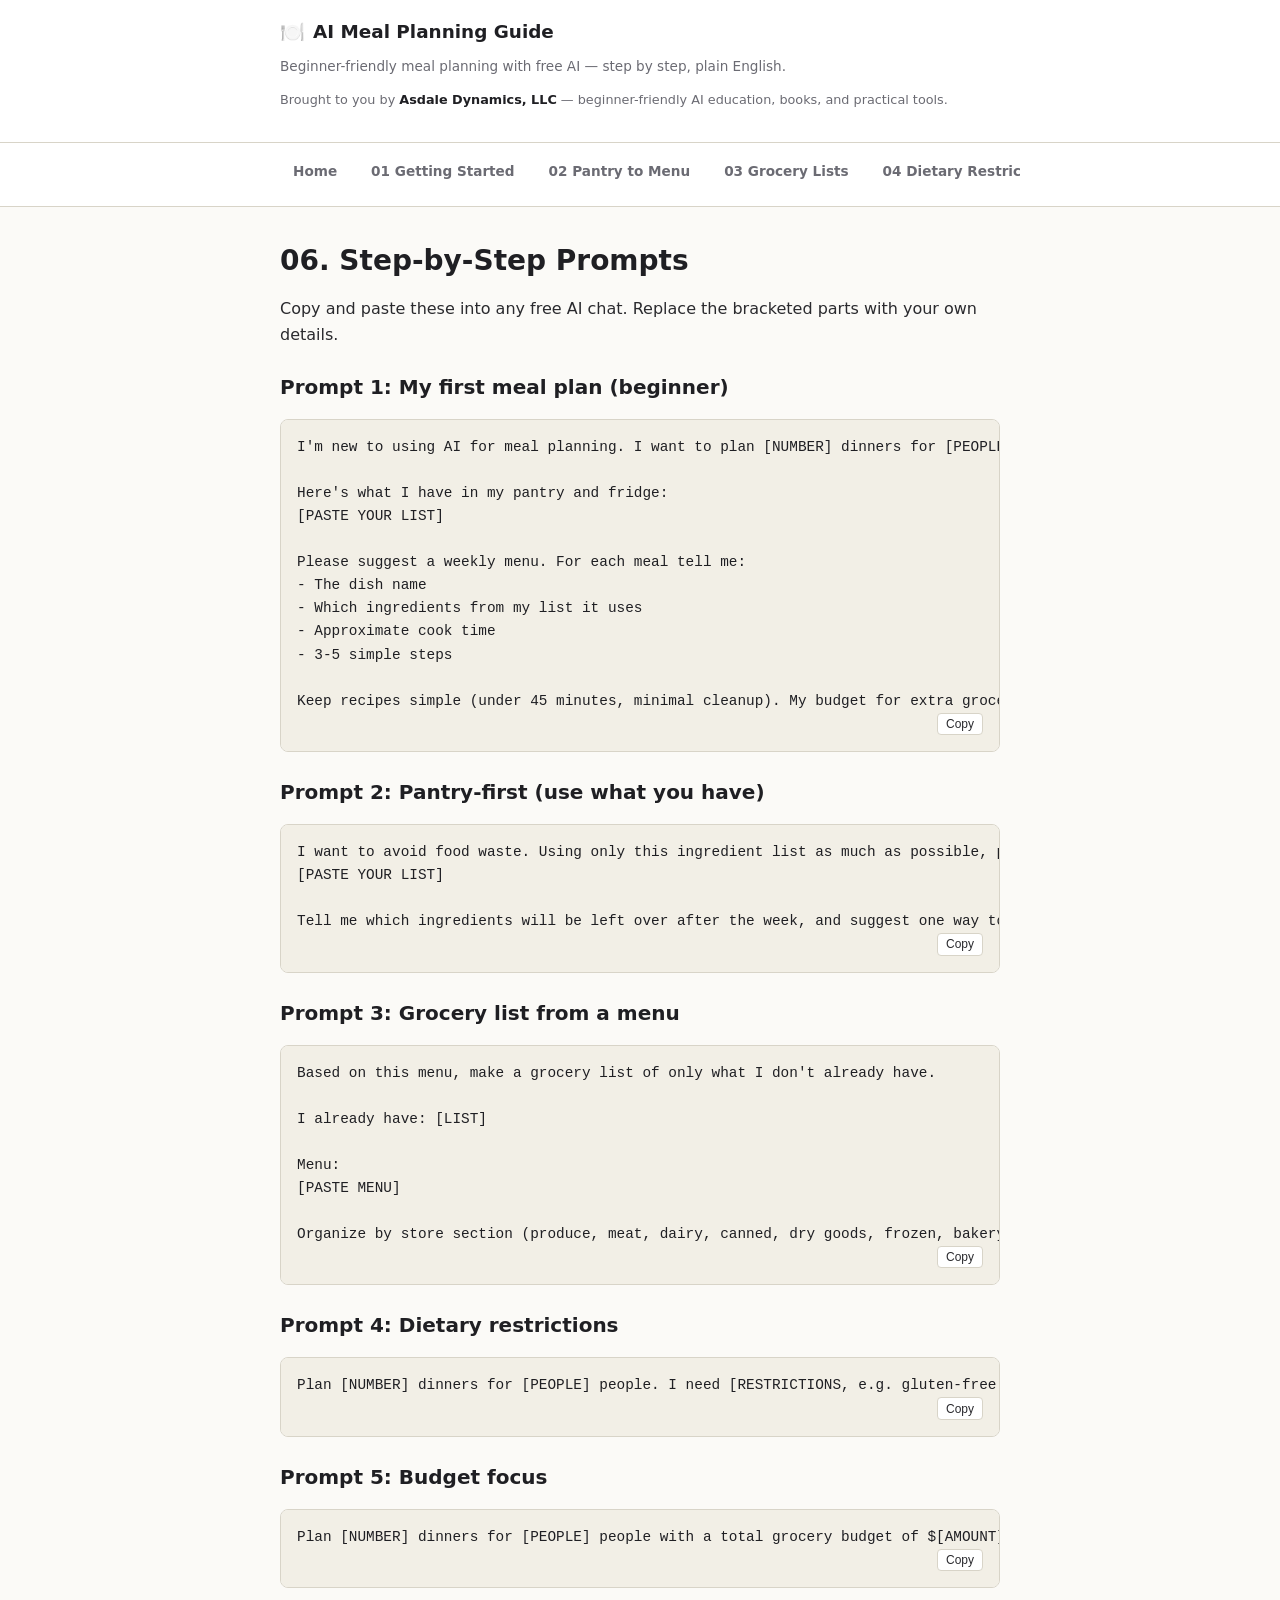
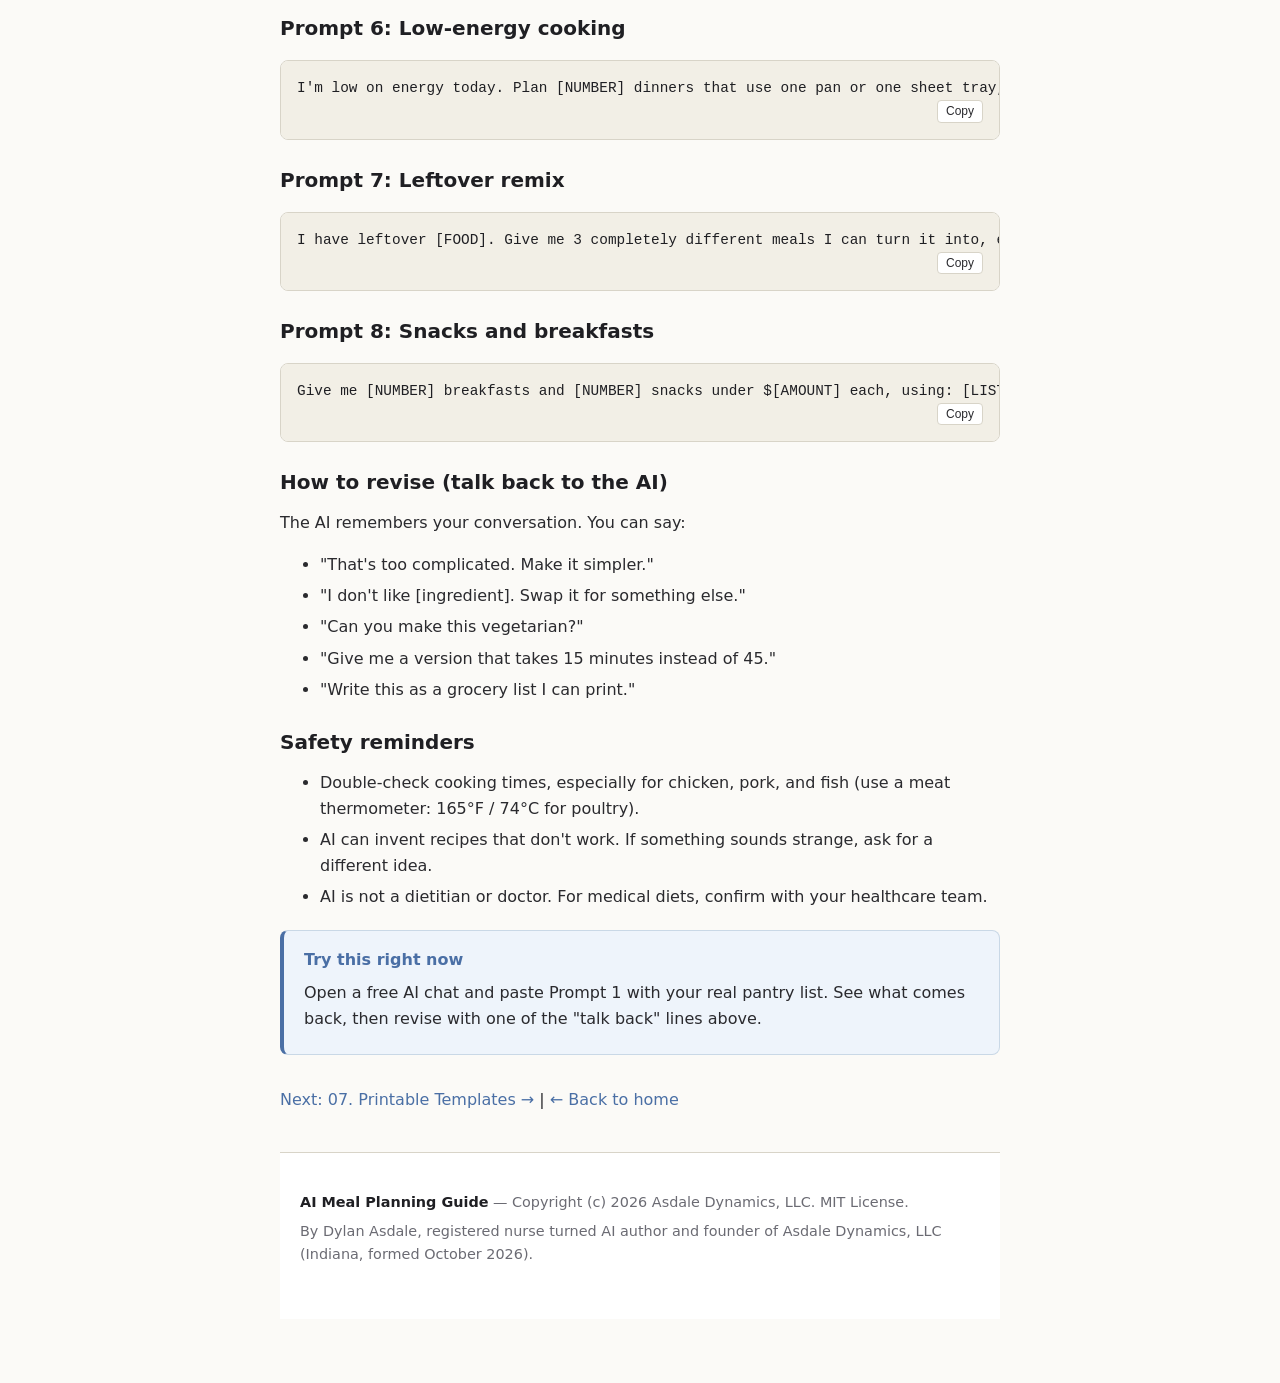
<file: site/06-step-by-step-prompts.html>
<!DOCTYPE html>
<html lang="en">
<head>
<meta charset="UTF-8">
<meta name="viewport" content="width=device-width, initial-scale=1.0">
<title>06. Step-by-Step Prompts — AI Meal Planning Guide</title>
<link rel="stylesheet" href="css/style.css">
</head>
<body>
<header class="site-header">
  <div class="header-inner">
    <a href="index.html" class="brand">
      <span class="brand-emoji">🍽️</span>
      AI Meal Planning Guide
    </a>
    <p class="tagline">Beginner-friendly meal planning with free AI — step by step, plain English.</p>
    <p class="credit">Brought to you by <strong>Asdale Dynamics, LLC</strong> — beginner-friendly AI education, books, and practical tools.</p>
  </div>
  <nav class="nav-wrap no-print">
    <div class="nav-inner">
      <ul class="nav-list">
        <li><a href="index.html">Home</a></li>
        <li><a href="01-getting-started.html">01 Getting Started</a></li>
        <li><a href="02-pantry-to-menu.html">02 Pantry to Menu</a></li>
        <li><a href="03-grocery-lists.html">03 Grocery Lists</a></li>
        <li><a href="04-dietary-restrictions.html">04 Dietary Restrictions</a></li>
        <li><a href="05-budget-recipes.html">05 Budget Recipes</a></li>
        <li><a href="06-step-by-step-prompts.html" class="active">06 Prompts</a></li>
        <li><a href="07-printable-templates.html">07 Templates</a></li>
        <li><a href="08-privacy-rules.html">08 Privacy Rules</a></li>
        <li><a href="09-faq-glossary.html">09 FAQ &amp; Glossary</a></li>
      </ul>
    </div>
  </nav>
</header>

<main>
<section>
  <h1>06. Step-by-Step Prompts</h1>
  <p>Copy and paste these into any free AI chat. Replace the bracketed parts with your own details.</p>

  <h2>Prompt 1: My first meal plan (beginner)</h2>
  <pre><code>I'm new to using AI for meal planning. I want to plan [NUMBER] dinners for [PEOPLE] people.

Here's what I have in my pantry and fridge:
[PASTE YOUR LIST]

Please suggest a weekly menu. For each meal tell me:
- The dish name
- Which ingredients from my list it uses
- Approximate cook time
- 3-5 simple steps

Keep recipes simple (under 45 minutes, minimal cleanup). My budget for extra groceries is about $[AMOUNT].</code></pre>

  <h2>Prompt 2: Pantry-first (use what you have)</h2>
  <pre><code>I want to avoid food waste. Using only this ingredient list as much as possible, plan [NUMBER] dinners:
[PASTE YOUR LIST]

Tell me which ingredients will be left over after the week, and suggest one way to use each leftover.</code></pre>

  <h2>Prompt 3: Grocery list from a menu</h2>
  <pre><code>Based on this menu, make a grocery list of only what I don't already have.

I already have: [LIST]

Menu:
[PASTE MENU]

Organize by store section (produce, meat, dairy, canned, dry goods, frozen, bakery) with quantities for [PEOPLE] people.</code></pre>

  <h2>Prompt 4: Dietary restrictions</h2>
  <pre><code>Plan [NUMBER] dinners for [PEOPLE] people. I need [RESTRICTIONS, e.g. gluten-free and dairy-free]. I have: [LIST]. Flag any ingredient that might contain [RESTRICTION], and suggest safe swaps. Remind me to check labels myself.</code></pre>

  <h2>Prompt 5: Budget focus</h2>
  <pre><code>Plan [NUMBER] dinners for [PEOPLE] people with a total grocery budget of $[AMOUNT]. I already have: [LIST]. Use cheap staples (rice, beans, eggs, pasta, frozen vegetables). Include rough cost per meal and a grocery list. Prioritize meals with leftovers.</code></pre>

  <h2>Prompt 6: Low-energy cooking</h2>
  <pre><code>I'm low on energy today. Plan [NUMBER] dinners that use one pan or one sheet tray, minimal chopping, and produce leftovers for tomorrow's lunch. I have: [LIST].</code></pre>

  <h2>Prompt 7: Leftover remix</h2>
  <pre><code>I have leftover [FOOD]. Give me 3 completely different meals I can turn it into, each taking under 20 minutes.</code></pre>

  <h2>Prompt 8: Snacks and breakfasts</h2>
  <pre><code>Give me [NUMBER] breakfasts and [NUMBER] snacks under $[AMOUNT] each, using: [LIST]. No cooking required or minimal cooking.</code></pre>

  <h2>How to revise (talk back to the AI)</h2>
  <p>The AI remembers your conversation. You can say:</p>
  <ul>
    <li>"That's too complicated. Make it simpler."</li>
    <li>"I don't like [ingredient]. Swap it for something else."</li>
    <li>"Can you make this vegetarian?"</li>
    <li>"Give me a version that takes 15 minutes instead of 45."</li>
    <li>"Write this as a grocery list I can print."</li>
  </ul>

  <h2>Safety reminders</h2>
  <ul>
    <li>Double-check cooking times, especially for chicken, pork, and fish (use a meat thermometer: 165°F / 74°C for poultry).</li>
    <li>AI can invent recipes that don't work. If something sounds strange, ask for a different idea.</li>
    <li>AI is not a dietitian or doctor. For medical diets, confirm with your healthcare team.</li>
  </ul>

  <div class="try-box">
    <h3>Try this right now</h3>
    <p>Open a free AI chat and paste Prompt 1 with your real pantry list. See what comes back, then revise with one of the "talk back" lines above.</p>
  </div>

  <p class="no-print" style="margin-top:2rem;"><a href="07-printable-templates.html">Next: 07. Printable Templates →</a> | <a href="index.html">← Back to home</a></p>
</section>

<footer class="site-footer">
  <div class="footer-inner">
    <p><strong>AI Meal Planning Guide</strong> — Copyright (c) 2026 Asdale Dynamics, LLC. MIT License.</p>
    <p>By Dylan Asdale, registered nurse turned AI author and founder of Asdale Dynamics, LLC (Indiana, formed October 2026).</p>
  </div>
</footer>
</main>

<script src="js/site.js"></script>
</body>
</html>
</file>
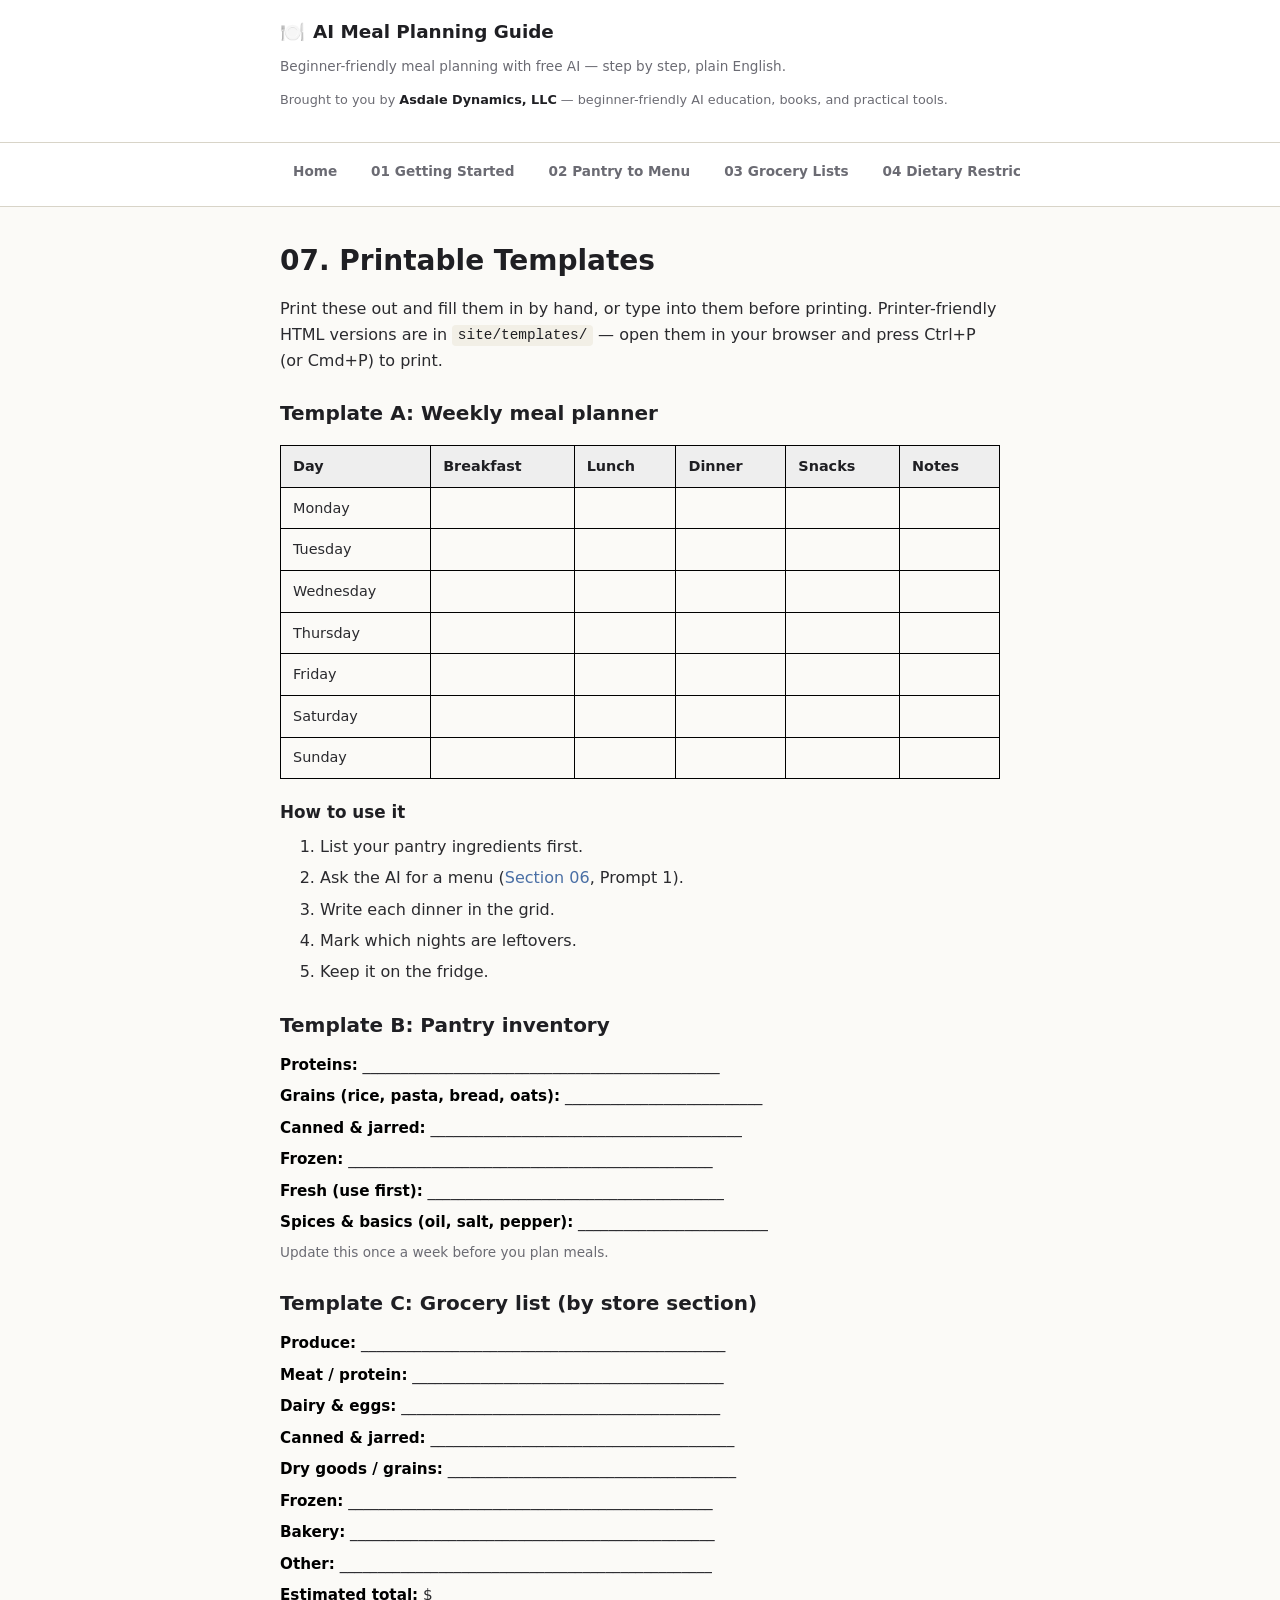
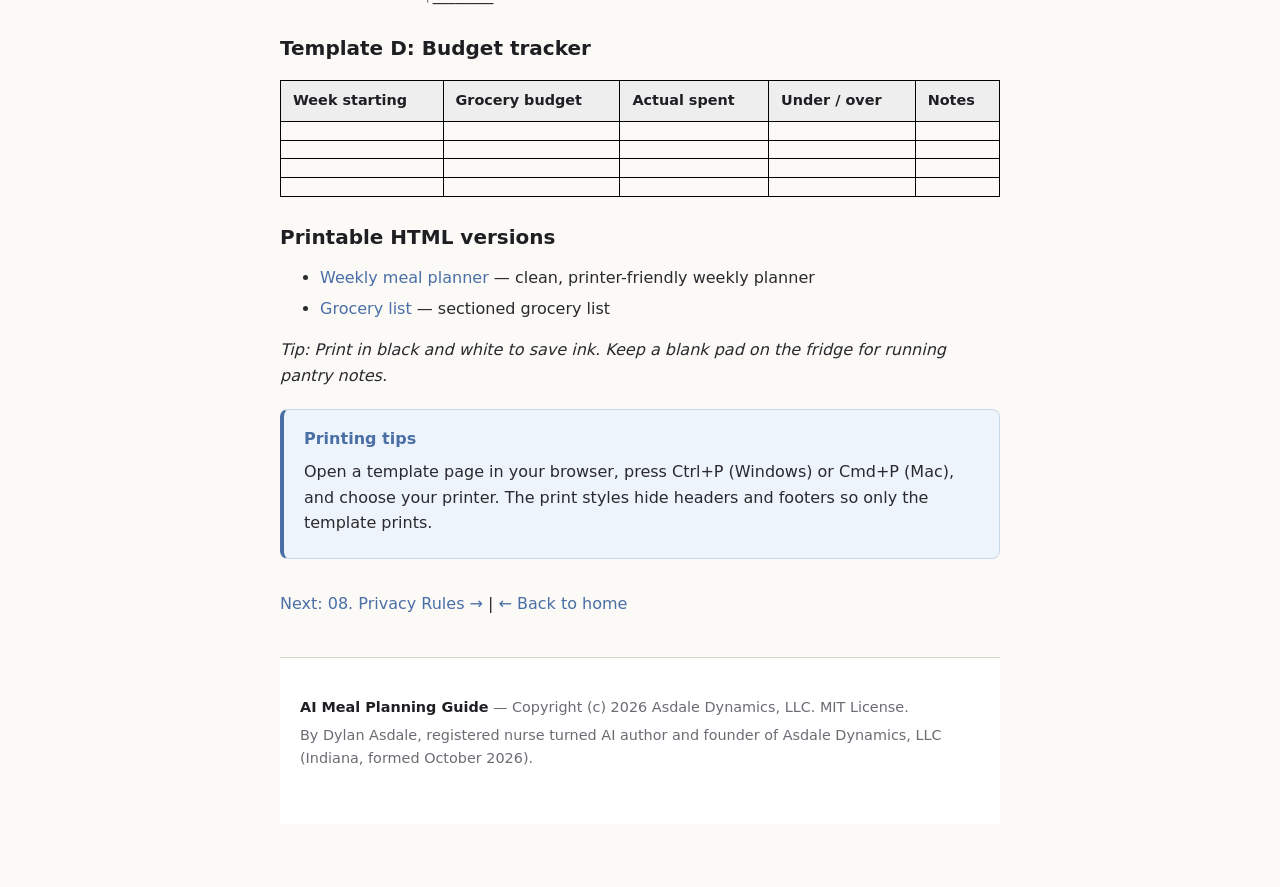
<file: site/07-printable-templates.html>
<!DOCTYPE html>
<html lang="en">
<head>
<meta charset="UTF-8">
<meta name="viewport" content="width=device-width, initial-scale=1.0">
<title>07. Printable Templates — AI Meal Planning Guide</title>
<link rel="stylesheet" href="css/style.css">
</head>
<body>
<header class="site-header">
  <div class="header-inner">
    <a href="index.html" class="brand">
      <span class="brand-emoji">🍽️</span>
      AI Meal Planning Guide
    </a>
    <p class="tagline">Beginner-friendly meal planning with free AI — step by step, plain English.</p>
    <p class="credit">Brought to you by <strong>Asdale Dynamics, LLC</strong> — beginner-friendly AI education, books, and practical tools.</p>
  </div>
  <nav class="nav-wrap no-print">
    <div class="nav-inner">
      <ul class="nav-list">
        <li><a href="index.html">Home</a></li>
        <li><a href="01-getting-started.html">01 Getting Started</a></li>
        <li><a href="02-pantry-to-menu.html">02 Pantry to Menu</a></li>
        <li><a href="03-grocery-lists.html">03 Grocery Lists</a></li>
        <li><a href="04-dietary-restrictions.html">04 Dietary Restrictions</a></li>
        <li><a href="05-budget-recipes.html">05 Budget Recipes</a></li>
        <li><a href="06-step-by-step-prompts.html">06 Prompts</a></li>
        <li><a href="07-printable-templates.html" class="active">07 Templates</a></li>
        <li><a href="08-privacy-rules.html">08 Privacy Rules</a></li>
        <li><a href="09-faq-glossary.html">09 FAQ &amp; Glossary</a></li>
      </ul>
    </div>
  </nav>
</header>

<main>
<section>
  <h1>07. Printable Templates</h1>
  <p>Print these out and fill them in by hand, or type into them before printing. Printer-friendly HTML versions are in <code>site/templates/</code> — open them in your browser and press Ctrl+P (or Cmd+P) to print.</p>

  <h2>Template A: Weekly meal planner</h2>
  <table class="print-grid">
    <thead>
      <tr><th>Day</th><th>Breakfast</th><th>Lunch</th><th>Dinner</th><th>Snacks</th><th>Notes</th></tr>
    </thead>
    <tbody>
      <tr><td>Monday</td><td></td><td></td><td></td><td></td><td></td></tr>
      <tr><td>Tuesday</td><td></td><td></td><td></td><td></td><td></td></tr>
      <tr><td>Wednesday</td><td></td><td></td><td></td><td></td><td></td></tr>
      <tr><td>Thursday</td><td></td><td></td><td></td><td></td><td></td></tr>
      <tr><td>Friday</td><td></td><td></td><td></td><td></td><td></td></tr>
      <tr><td>Saturday</td><td></td><td></td><td></td><td></td><td></td></tr>
      <tr><td>Sunday</td><td></td><td></td><td></td><td></td><td></td></tr>
    </tbody>
  </table>
  <h3>How to use it</h3>
  <ol>
    <li>List your pantry ingredients first.</li>
    <li>Ask the AI for a menu (<a href="06-step-by-step-prompts.html">Section 06</a>, Prompt 1).</li>
    <li>Write each dinner in the grid.</li>
    <li>Mark which nights are leftovers.</li>
    <li>Keep it on the fridge.</li>
  </ol>

  <h2>Template B: Pantry inventory</h2>
  <div class="print-section">
    <div class="print-field"><b>Proteins:</b> _______________________________________________</div>
    <div class="print-field"><b>Grains (rice, pasta, bread, oats):</b> __________________________</div>
    <div class="print-field"><b>Canned &amp; jarred:</b> _________________________________________</div>
    <div class="print-field"><b>Frozen:</b> ________________________________________________</div>
    <div class="print-field"><b>Fresh (use first):</b> _______________________________________</div>
    <div class="print-field"><b>Spices &amp; basics (oil, salt, pepper):</b> _________________________</div>
    <p style="font-size:0.85rem; color:#6b6b73;">Update this once a week before you plan meals.</p>
  </div>

  <h2>Template C: Grocery list (by store section)</h2>
  <div class="print-section">
    <div class="print-field"><b>Produce:</b> ________________________________________________</div>
    <div class="print-field"><b>Meat / protein:</b> _________________________________________</div>
    <div class="print-field"><b>Dairy &amp; eggs:</b> __________________________________________</div>
    <div class="print-field"><b>Canned &amp; jarred:</b> ________________________________________</div>
    <div class="print-field"><b>Dry goods / grains:</b> ______________________________________</div>
    <div class="print-field"><b>Frozen:</b> ________________________________________________</div>
    <div class="print-field"><b>Bakery:</b> ________________________________________________</div>
    <div class="print-field"><b>Other:</b> _________________________________________________</div>
    <div class="print-field"><b>Estimated total:</b> $________</div>
  </div>

  <h2>Template D: Budget tracker</h2>
  <table class="print-grid">
    <thead>
      <tr><th>Week starting</th><th>Grocery budget</th><th>Actual spent</th><th>Under / over</th><th>Notes</th></tr>
    </thead>
    <tbody>
      <tr><td></td><td></td><td></td><td></td><td></td></tr>
      <tr><td></td><td></td><td></td><td></td><td></td></tr>
      <tr><td></td><td></td><td></td><td></td><td></td></tr>
      <tr><td></td><td></td><td></td><td></td><td></td></tr>
    </tbody>
  </table>

  <h2>Printable HTML versions</h2>
  <ul>
    <li><a href="templates/weekly-meal-plan.html">Weekly meal planner</a> — clean, printer-friendly weekly planner</li>
    <li><a href="templates/grocery-list.html">Grocery list</a> — sectioned grocery list</li>
  </ul>
  <p class="no-print"><em>Tip: Print in black and white to save ink. Keep a blank pad on the fridge for running pantry notes.</em></p>

  <div class="try-box">
    <h3>Printing tips</h3>
    <p>Open a template page in your browser, press Ctrl+P (Windows) or Cmd+P (Mac), and choose your printer. The print styles hide headers and footers so only the template prints.</p>
  </div>

  <p class="no-print" style="margin-top:2rem;"><a href="08-privacy-rules.html">Next: 08. Privacy Rules →</a> | <a href="index.html">← Back to home</a></p>
</section>

<footer class="site-footer">
  <div class="footer-inner">
    <p><strong>AI Meal Planning Guide</strong> — Copyright (c) 2026 Asdale Dynamics, LLC. MIT License.</p>
    <p>By Dylan Asdale, registered nurse turned AI author and founder of Asdale Dynamics, LLC (Indiana, formed October 2026).</p>
  </div>
</footer>
</main>

<script src="js/site.js"></script>
</body>
</html>
</file>
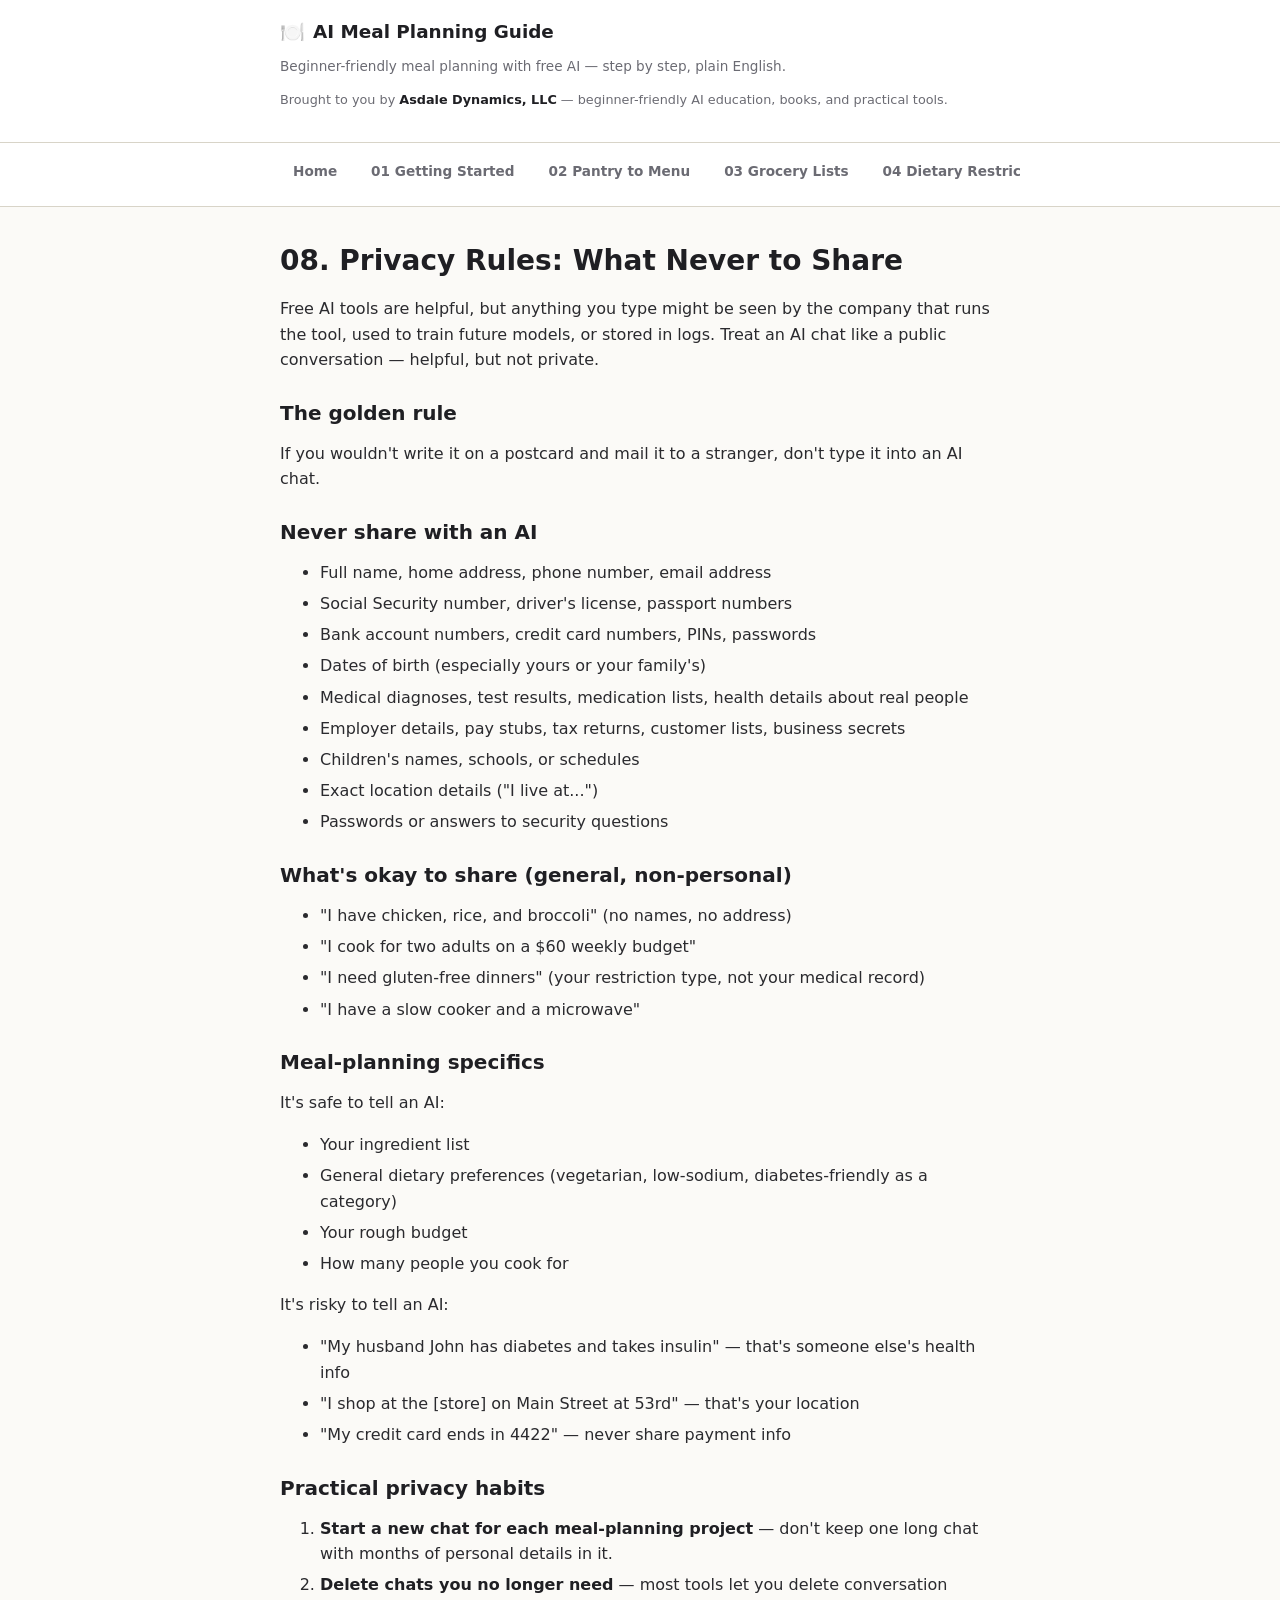
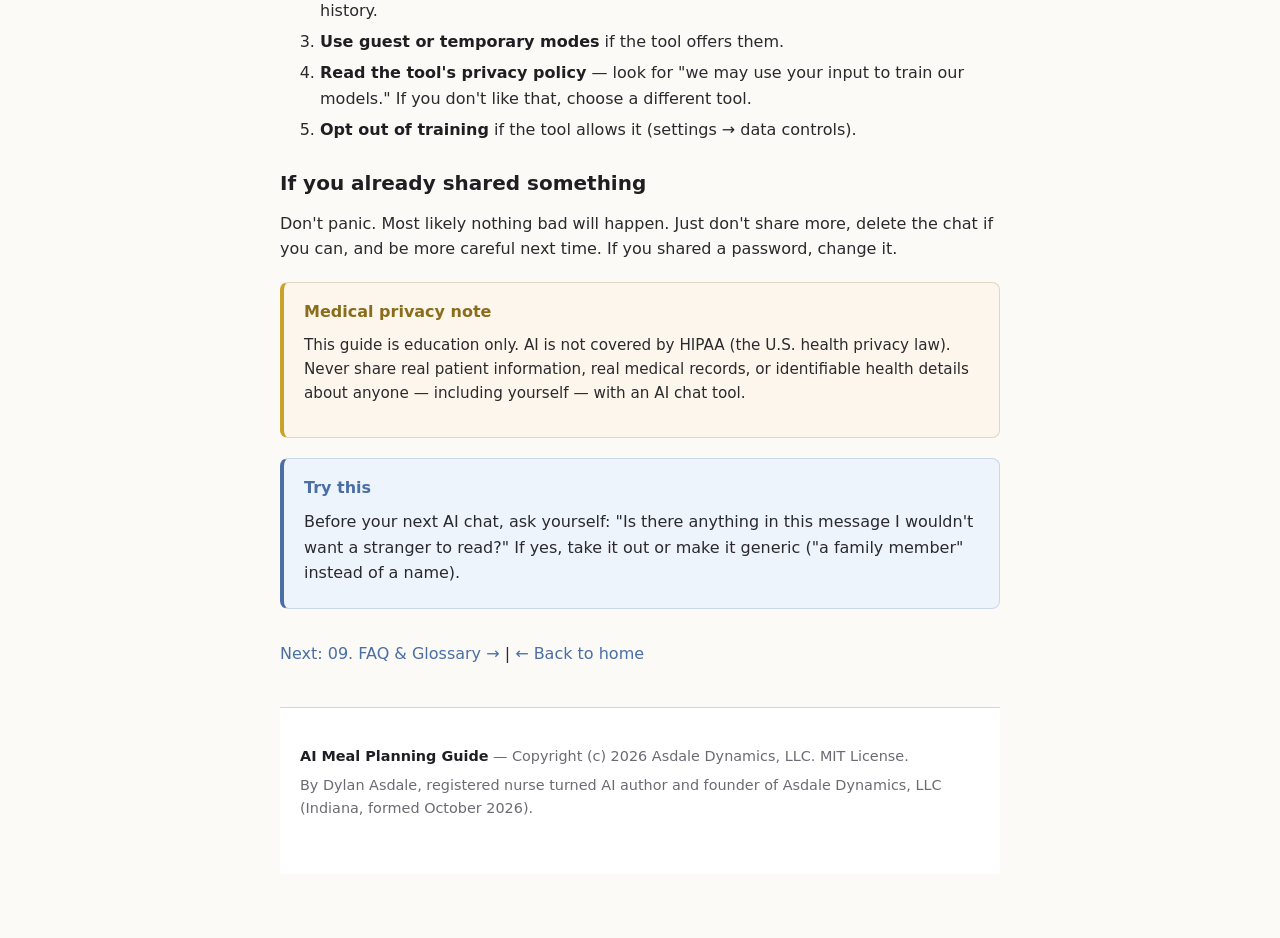
<file: site/08-privacy-rules.html>
<!DOCTYPE html>
<html lang="en">
<head>
<meta charset="UTF-8">
<meta name="viewport" content="width=device-width, initial-scale=1.0">
<title>08. Privacy Rules — AI Meal Planning Guide</title>
<link rel="stylesheet" href="css/style.css">
</head>
<body>
<header class="site-header">
  <div class="header-inner">
    <a href="index.html" class="brand">
      <span class="brand-emoji">🍽️</span>
      AI Meal Planning Guide
    </a>
    <p class="tagline">Beginner-friendly meal planning with free AI — step by step, plain English.</p>
    <p class="credit">Brought to you by <strong>Asdale Dynamics, LLC</strong> — beginner-friendly AI education, books, and practical tools.</p>
  </div>
  <nav class="nav-wrap no-print">
    <div class="nav-inner">
      <ul class="nav-list">
        <li><a href="index.html">Home</a></li>
        <li><a href="01-getting-started.html">01 Getting Started</a></li>
        <li><a href="02-pantry-to-menu.html">02 Pantry to Menu</a></li>
        <li><a href="03-grocery-lists.html">03 Grocery Lists</a></li>
        <li><a href="04-dietary-restrictions.html">04 Dietary Restrictions</a></li>
        <li><a href="05-budget-recipes.html">05 Budget Recipes</a></li>
        <li><a href="06-step-by-step-prompts.html">06 Prompts</a></li>
        <li><a href="07-printable-templates.html">07 Templates</a></li>
        <li><a href="08-privacy-rules.html" class="active">08 Privacy Rules</a></li>
        <li><a href="09-faq-glossary.html">09 FAQ &amp; Glossary</a></li>
      </ul>
    </div>
  </nav>
</header>

<main>
<section>
  <h1>08. Privacy Rules: What Never to Share</h1>
  <p>Free AI tools are helpful, but anything you type might be seen by the company that runs the tool, used to train future models, or stored in logs. Treat an AI chat like a public conversation — helpful, but not private.</p>

  <h2>The golden rule</h2>
  <p>If you wouldn't write it on a postcard and mail it to a stranger, don't type it into an AI chat.</p>

  <h2>Never share with an AI</h2>
  <ul>
    <li>Full name, home address, phone number, email address</li>
    <li>Social Security number, driver's license, passport numbers</li>
    <li>Bank account numbers, credit card numbers, PINs, passwords</li>
    <li>Dates of birth (especially yours or your family's)</li>
    <li>Medical diagnoses, test results, medication lists, health details about real people</li>
    <li>Employer details, pay stubs, tax returns, customer lists, business secrets</li>
    <li>Children's names, schools, or schedules</li>
    <li>Exact location details ("I live at...")</li>
    <li>Passwords or answers to security questions</li>
  </ul>

  <h2>What's okay to share (general, non-personal)</h2>
  <ul>
    <li>"I have chicken, rice, and broccoli" (no names, no address)</li>
    <li>"I cook for two adults on a $60 weekly budget"</li>
    <li>"I need gluten-free dinners" (your restriction type, not your medical record)</li>
    <li>"I have a slow cooker and a microwave"</li>
  </ul>

  <h2>Meal-planning specifics</h2>
  <p>It's safe to tell an AI:</p>
  <ul>
    <li>Your ingredient list</li>
    <li>General dietary preferences (vegetarian, low-sodium, diabetes-friendly as a category)</li>
    <li>Your rough budget</li>
    <li>How many people you cook for</li>
  </ul>
  <p>It's risky to tell an AI:</p>
  <ul>
    <li>"My husband John has diabetes and takes insulin" — that's someone else's health info</li>
    <li>"I shop at the [store] on Main Street at 53rd" — that's your location</li>
    <li>"My credit card ends in 4422" — never share payment info</li>
  </ul>

  <h2>Practical privacy habits</h2>
  <ol>
    <li><strong>Start a new chat for each meal-planning project</strong> — don't keep one long chat with months of personal details in it.</li>
    <li><strong>Delete chats you no longer need</strong> — most tools let you delete conversation history.</li>
    <li><strong>Use guest or temporary modes</strong> if the tool offers them.</li>
    <li><strong>Read the tool's privacy policy</strong> — look for "we may use your input to train our models." If you don't like that, choose a different tool.</li>
    <li><strong>Opt out of training</strong> if the tool allows it (settings → data controls).</li>
  </ol>

  <h2>If you already shared something</h2>
  <p>Don't panic. Most likely nothing bad will happen. Just don't share more, delete the chat if you can, and be more careful next time. If you shared a password, change it.</p>

  <div class="callout">
    <h3>Medical privacy note</h3>
    <p>This guide is education only. AI is not covered by HIPAA (the U.S. health privacy law). Never share real patient information, real medical records, or identifiable health details about anyone — including yourself — with an AI chat tool.</p>
  </div>

  <div class="try-box">
    <h3>Try this</h3>
    <p>Before your next AI chat, ask yourself: "Is there anything in this message I wouldn't want a stranger to read?" If yes, take it out or make it generic ("a family member" instead of a name).</p>
  </div>

  <p class="no-print" style="margin-top:2rem;"><a href="09-faq-glossary.html">Next: 09. FAQ &amp; Glossary →</a> | <a href="index.html">← Back to home</a></p>
</section>

<footer class="site-footer">
  <div class="footer-inner">
    <p><strong>AI Meal Planning Guide</strong> — Copyright (c) 2026 Asdale Dynamics, LLC. MIT License.</p>
    <p>By Dylan Asdale, registered nurse turned AI author and founder of Asdale Dynamics, LLC (Indiana, formed October 2026).</p>
  </div>
</footer>
</main>

<script src="js/site.js"></script>
</body>
</html>
</file>
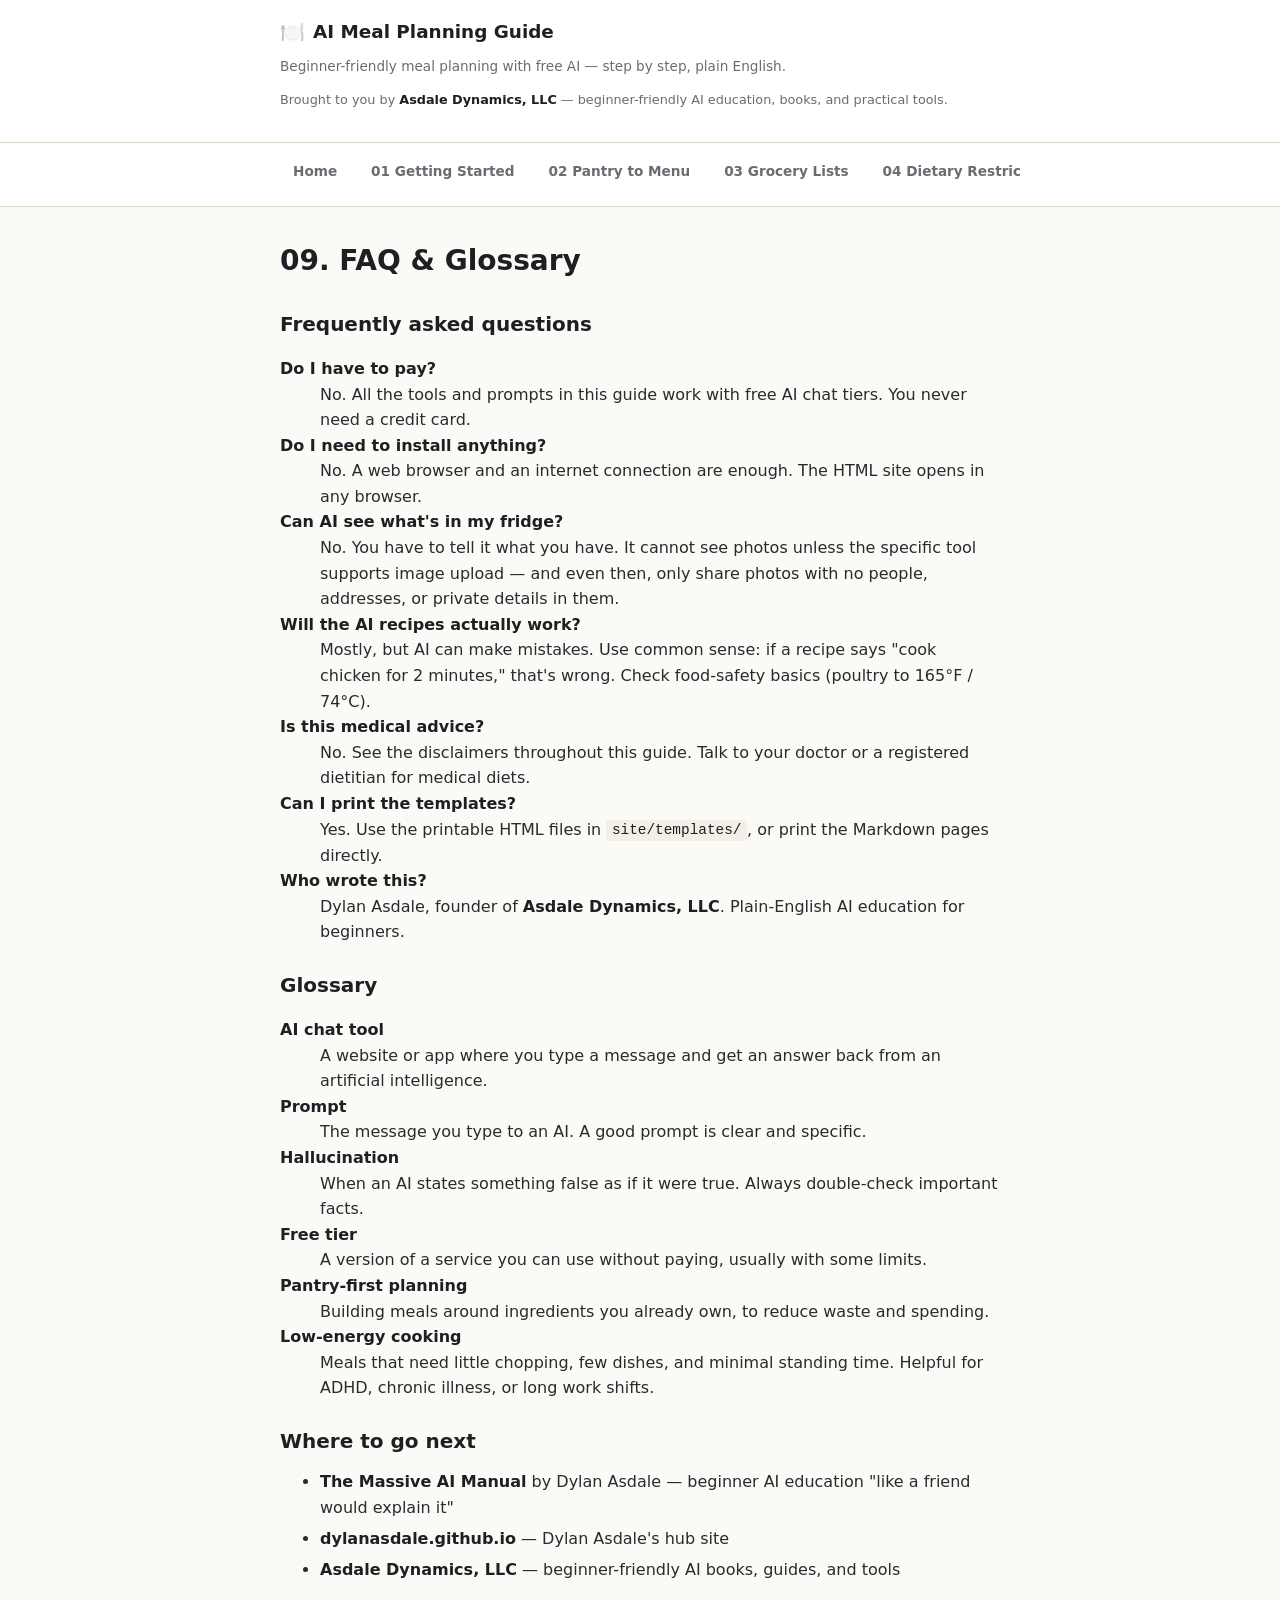
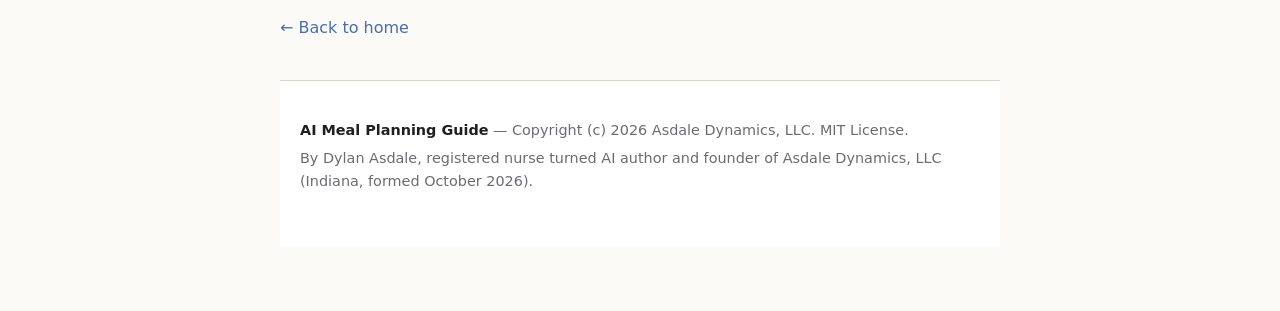
<file: site/09-faq-glossary.html>
<!DOCTYPE html>
<html lang="en">
<head>
<meta charset="UTF-8">
<meta name="viewport" content="width=device-width, initial-scale=1.0">
<title>09. FAQ &amp; Glossary — AI Meal Planning Guide</title>
<link rel="stylesheet" href="css/style.css">
</head>
<body>
<header class="site-header">
  <div class="header-inner">
    <a href="index.html" class="brand">
      <span class="brand-emoji">🍽️</span>
      AI Meal Planning Guide
    </a>
    <p class="tagline">Beginner-friendly meal planning with free AI — step by step, plain English.</p>
    <p class="credit">Brought to you by <strong>Asdale Dynamics, LLC</strong> — beginner-friendly AI education, books, and practical tools.</p>
  </div>
  <nav class="nav-wrap no-print">
    <div class="nav-inner">
      <ul class="nav-list">
        <li><a href="index.html">Home</a></li>
        <li><a href="01-getting-started.html">01 Getting Started</a></li>
        <li><a href="02-pantry-to-menu.html">02 Pantry to Menu</a></li>
        <li><a href="03-grocery-lists.html">03 Grocery Lists</a></li>
        <li><a href="04-dietary-restrictions.html">04 Dietary Restrictions</a></li>
        <li><a href="05-budget-recipes.html">05 Budget Recipes</a></li>
        <li><a href="06-step-by-step-prompts.html">06 Prompts</a></li>
        <li><a href="07-printable-templates.html">07 Templates</a></li>
        <li><a href="08-privacy-rules.html">08 Privacy Rules</a></li>
        <li><a href="09-faq-glossary.html" class="active">09 FAQ &amp; Glossary</a></li>
      </ul>
    </div>
  </nav>
</header>

<main>
<section>
  <h1>09. FAQ &amp; Glossary</h1>

  <h2>Frequently asked questions</h2>
  <dl>
    <dt><strong>Do I have to pay?</strong></dt>
    <dd>No. All the tools and prompts in this guide work with free AI chat tiers. You never need a credit card.</dd>

    <dt><strong>Do I need to install anything?</strong></dt>
    <dd>No. A web browser and an internet connection are enough. The HTML site opens in any browser.</dd>

    <dt><strong>Can AI see what's in my fridge?</strong></dt>
    <dd>No. You have to tell it what you have. It cannot see photos unless the specific tool supports image upload — and even then, only share photos with no people, addresses, or private details in them.</dd>

    <dt><strong>Will the AI recipes actually work?</strong></dt>
    <dd>Mostly, but AI can make mistakes. Use common sense: if a recipe says "cook chicken for 2 minutes," that's wrong. Check food-safety basics (poultry to 165°F / 74°C).</dd>

    <dt><strong>Is this medical advice?</strong></dt>
    <dd>No. See the disclaimers throughout this guide. Talk to your doctor or a registered dietitian for medical diets.</dd>

    <dt><strong>Can I print the templates?</strong></dt>
    <dd>Yes. Use the printable HTML files in <code>site/templates/</code>, or print the Markdown pages directly.</dd>

    <dt><strong>Who wrote this?</strong></dt>
    <dd>Dylan Asdale, founder of <strong>Asdale Dynamics, LLC</strong>. Plain-English AI education for beginners.</dd>
  </dl>

  <h2>Glossary</h2>
  <dl>
    <dt><strong>AI chat tool</strong></dt>
    <dd>A website or app where you type a message and get an answer back from an artificial intelligence.</dd>
    <dt><strong>Prompt</strong></dt>
    <dd>The message you type to an AI. A good prompt is clear and specific.</dd>
    <dt><strong>Hallucination</strong></dt>
    <dd>When an AI states something false as if it were true. Always double-check important facts.</dd>
    <dt><strong>Free tier</strong></dt>
    <dd>A version of a service you can use without paying, usually with some limits.</dd>
    <dt><strong>Pantry-first planning</strong></dt>
    <dd>Building meals around ingredients you already own, to reduce waste and spending.</dd>
    <dt><strong>Low-energy cooking</strong></dt>
    <dd>Meals that need little chopping, few dishes, and minimal standing time. Helpful for ADHD, chronic illness, or long work shifts.</dd>
  </dl>

  <h2>Where to go next</h2>
  <ul>
    <li><strong>The Massive AI Manual</strong> by Dylan Asdale — beginner AI education "like a friend would explain it"</li>
    <li><strong>dylanasdale.github.io</strong> — Dylan Asdale's hub site</li>
    <li><strong>Asdale Dynamics, LLC</strong> — beginner-friendly AI books, guides, and tools</li>
  </ul>

  <p class="no-print" style="margin-top:2rem;"><a href="index.html">← Back to home</a></p>
</section>

<footer class="site-footer">
  <div class="footer-inner">
    <p><strong>AI Meal Planning Guide</strong> — Copyright (c) 2026 Asdale Dynamics, LLC. MIT License.</p>
    <p>By Dylan Asdale, registered nurse turned AI author and founder of Asdale Dynamics, LLC (Indiana, formed October 2026).</p>
  </div>
</footer>
</main>

<script src="js/site.js"></script>
</body>
</html>
</file>
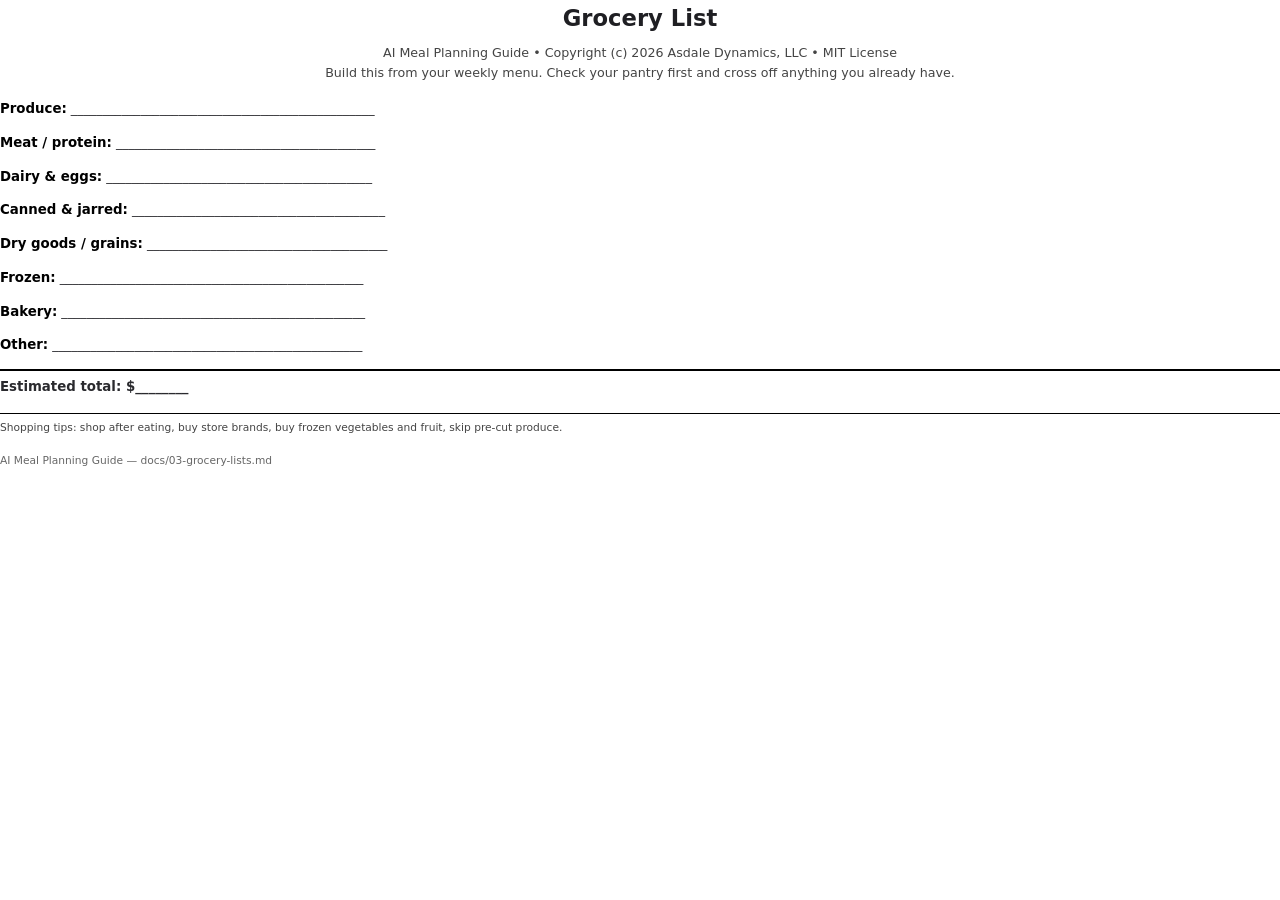
<file: site/templates/grocery-list.html>
<!DOCTYPE html>
<html lang="en">
<head>
<meta charset="UTF-8">
<meta name="viewport" content="width=device-width, initial-scale=1.0">
<title>Grocery List (Printable) — AI Meal Planning Guide</title>
<link rel="stylesheet" href="../css/style.css">
<style>
  @page { size: Letter; margin: 18mm; }
  body { font-size: 10pt; padding: 0; max-width: none; margin: 0; background: #fff; }
  header.site-header, nav.nav-wrap, footer.site-footer, .no-print { display: none !important; }
  main { padding: 0; max-width: none; }
  h1 { font-size: 17pt; margin-bottom: 0.4rem; text-align: center; }
  .subtitle { text-align: center; color: #444; font-size: 9.5pt; margin-bottom: 1rem; }
  .print-field { margin-bottom: 0.5rem; font-size: 9.5pt; line-height: 1.45; }
  .print-field b { color: #000; }
  .section { page-break-inside: avoid; margin-bottom: 0.9rem; }
  .section b { font-size: 10pt; }
  .hairline { height: 1px; background: #000; margin: 0.35rem 0; }
  .total { margin-top: 0.6rem; font-size: 10pt; font-weight: 700; border-top: 2px solid #000; padding-top: 0.3rem; page-break-inside: avoid; }
  .footer-note { font-size: 8pt; color: #444; margin-top: 1rem; border-top: 1px solid #000; padding-top: 0.3rem; page-break-inside: avoid; }
</style>
</head>
<body>
<main>
<h1>Grocery List</h1>
<p class="subtitle">AI Meal Planning Guide &bull; Copyright (c) 2026 Asdale Dynamics, LLC &bull; MIT License<br>
Build this from your weekly menu. Check your pantry first and cross off anything you already have.</p>

<div class="section"><div class="print-field"><b>Produce:</b> ________________________________________________</div></div>
<div class="section"><div class="print-field"><b>Meat / protein:</b> _________________________________________</div></div>
<div class="section"><div class="print-field"><b>Dairy &amp; eggs:</b> __________________________________________</div></div>
<div class="section"><div class="print-field"><b>Canned &amp; jarred:</b> ________________________________________</div></div>
<div class="section"><div class="print-field"><b>Dry goods / grains:</b> ______________________________________</div></div>
<div class="section"><div class="print-field"><b>Frozen:</b> ________________________________________________</div></div>
<div class="section"><div class="print-field"><b>Bakery:</b> ________________________________________________</div></div>
<div class="section"><div class="print-field"><b>Other:</b> _________________________________________________</div></div>

<div class="total">Estimated total: $________</div>

<p class="footer-note">Shopping tips: shop after eating, buy store brands, buy frozen vegetables and fruit, skip pre-cut produce.</p>
<p style="font-size:8pt; color:#666; margin-top:0.5rem;">AI Meal Planning Guide &mdash; docs/03-grocery-lists.md</p>
</main>
</body>
</html>
</file>
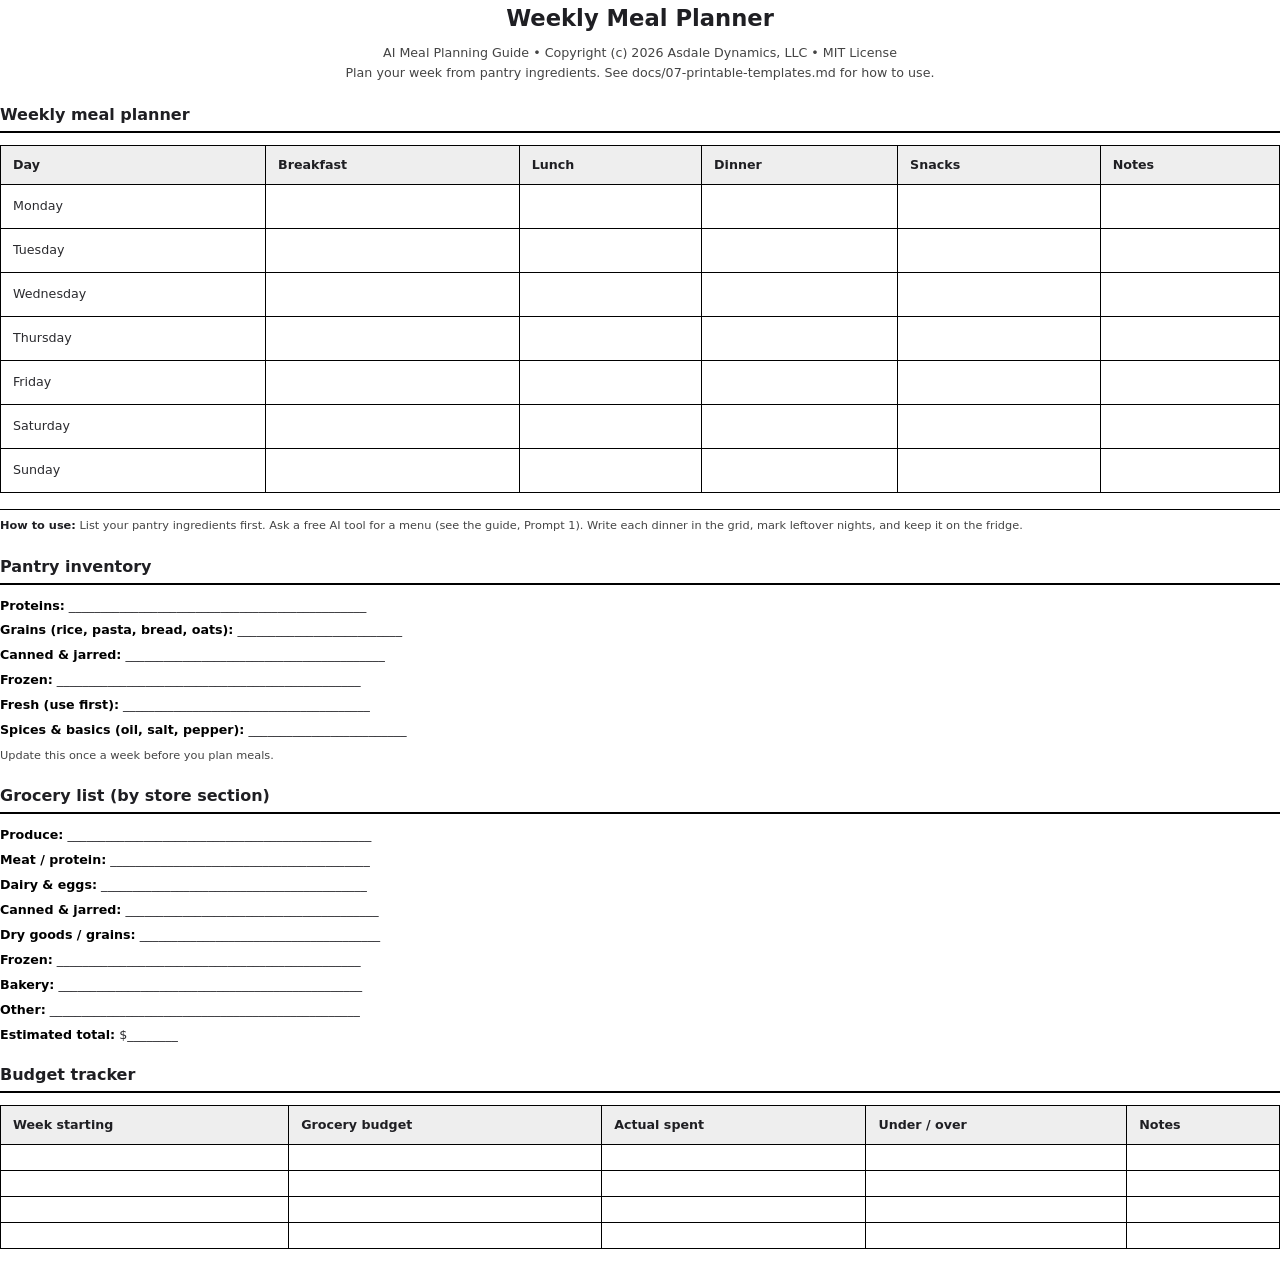
<file: site/templates/weekly-meal-plan.html>
<!DOCTYPE html>
<html lang="en">
<head>
<meta charset="UTF-8">
<meta name="viewport" content="width=device-width, initial-scale=1.0">
<title>Weekly Meal Planner (Printable) — AI Meal Planning Guide</title>
<link rel="stylesheet" href="../css/style.css">
<style>
  @page { size: Letter; margin: 18mm; }
  body { font-size: 10pt; padding: 0; max-width: none; margin: 0; background: #fff; }
  header.site-header, nav.nav-wrap, footer.site-footer, .no-print { display: none !important; }
  main { padding: 0; max-width: none; }
  h1 { font-size: 17pt; margin-bottom: 0.4rem; text-align: center; }
  h2 { font-size: 12pt; margin-top: 1.2rem; border-bottom: 2px solid #000; padding-bottom: 0.2rem; }
  .subtitle { text-align: center; color: #444; font-size: 9.5pt; margin-bottom: 1rem; }
  table.print-grid { width: 100%; border-collapse: collapse; margin-top: 0.5rem; }
  table.print-grid th, table.print-grid td { border: 1px solid #000; padding: 0.55rem 0.75rem; text-align: left; font-size: 9.5pt; }
  table.print-grid th { background: #eee; font-weight: 700; }
  .print-field { margin-bottom: 0.45rem; font-size: 9.5pt; line-height: 1.4; }
  .print-field b { color: #000; }
  .instructions { font-size: 8.5pt; color: #444; margin-top: 0.8rem; border-top: 1px solid #000; padding-top: 0.4rem; page-break-inside: avoid; }
</style>
</head>
<body>
<main>
<h1>Weekly Meal Planner</h1>
<p class="subtitle">AI Meal Planning Guide &bull; Copyright (c) 2026 Asdale Dynamics, LLC &bull; MIT License<br>
Plan your week from pantry ingredients. See docs/07-printable-templates.md for how to use.</p>

<h2>Weekly meal planner</h2>
<table class="print-grid">
  <thead>
    <tr><th>Day</th><th>Breakfast</th><th>Lunch</th><th>Dinner</th><th>Snacks</th><th>Notes</th></tr>
  </thead>
  <tbody>
    <tr><td style="height:44px;">Monday</td><td></td><td></td><td></td><td></td><td></td></tr>
    <tr><td style="height:44px;">Tuesday</td><td></td><td></td><td></td><td></td><td></td></tr>
    <tr><td style="height:44px;">Wednesday</td><td></td><td></td><td></td><td></td><td></td></tr>
    <tr><td style="height:44px;">Thursday</td><td></td><td></td><td></td><td></td><td></td></tr>
    <tr><td style="height:44px;">Friday</td><td></td><td></td><td></td><td></td><td></td></tr>
    <tr><td style="height:44px;">Saturday</td><td></td><td></td><td></td><td></td><td></td></tr>
    <tr><td style="height:44px;">Sunday</td><td></td><td></td><td></td><td></td><td></td></tr>
  </tbody>
</table>

<div class="instructions">
  <strong>How to use:</strong> List your pantry ingredients first. Ask a free AI tool for a menu (see the guide, Prompt 1). Write each dinner in the grid, mark leftover nights, and keep it on the fridge.
</div>

<h2 style="page-break-before: always;">Pantry inventory</h2>
<div class="print-field"><b>Proteins:</b> _______________________________________________</div>
<div class="print-field"><b>Grains (rice, pasta, bread, oats):</b> __________________________</div>
<div class="print-field"><b>Canned &amp; jarred:</b> _________________________________________</div>
<div class="print-field"><b>Frozen:</b> ________________________________________________</div>
<div class="print-field"><b>Fresh (use first):</b> _______________________________________</div>
<div class="print-field"><b>Spices &amp; basics (oil, salt, pepper):</b> _________________________</div>
<p style="font-size:8.5pt; color:#444;">Update this once a week before you plan meals.</p>

<h2>Grocery list (by store section)</h2>
<div class="print-field"><b>Produce:</b> ________________________________________________</div>
<div class="print-field"><b>Meat / protein:</b> _________________________________________</div>
<div class="print-field"><b>Dairy &amp; eggs:</b> __________________________________________</div>
<div class="print-field"><b>Canned &amp; jarred:</b> ________________________________________</div>
<div class="print-field"><b>Dry goods / grains:</b> ______________________________________</div>
<div class="print-field"><b>Frozen:</b> ________________________________________________</div>
<div class="print-field"><b>Bakery:</b> ________________________________________________</div>
<div class="print-field"><b>Other:</b> _________________________________________________</div>
<div class="print-field"><b>Estimated total:</b> $________</div>

<h2>Budget tracker</h2>
<table class="print-grid">
  <thead><tr><th>Week starting</th><th>Grocery budget</th><th>Actual spent</th><th>Under / over</th><th>Notes</th></tr></thead>
  <tbody>
    <tr><td style="height:26px;"></td><td></td><td></td><td></td><td></td></tr>
    <tr><td style="height:26px;"></td><td></td><td></td><td></td><td></td></tr>
    <tr><td style="height:26px;"></td><td></td><td></td><td></td><td></td></tr>
    <tr><td style="height:26px;"></td><td></td><td></td><td></td><td></td></tr>
  </tbody>
</table>
</main>
</body>
</html>
</file>
<file: site/css/style.css>
/* AI Meal Planning Guide — site styles
   Copyright (c) 2026 Asdale Dynamics, LLC. MIT License. */

/* Design tokens */
:root {
  --bg: #fbfaf7;
  --surface: #ffffff;
  --text: #2a2a2e;
  --muted: #6b6b73;
  --accent: #4a6fa5;
  --accent-hover: #3a5a85;
  --border: #d8d4c8;
  --soft-bg: #f2efe6;
  --ink: #1f1f23;
  --max-width: 760px;
}

/* Reset & base */
* { box-sizing: border-box; }
html { scroll-behavior: smooth; }
body {
  margin: 0;
  font-family: ui-sans-serif, system-ui, -apple-system, Segoe UI, Roboto, Helvetica, Arial, sans-serif;
  color: var(--text);
  background: var(--bg);
  line-height: 1.6;
}
a { color: var(--accent); text-decoration: none; }
a:hover { text-decoration: underline; }

/* Header */
.site-header {
  background: var(--surface);
  border-bottom: 1px solid var(--border);
  position: sticky;
  top: 0;
  z-index: 30;
}
.header-inner {
  max-width: var(--max-width);
  margin: 0 auto;
  padding: 1rem 1.25rem;
  display: flex;
  flex-direction: column;
  gap: 0.5rem;
}
.brand {
  display: flex;
  align-items: center;
  gap: 0.5rem;
  font-weight: 700;
  font-size: 1.15rem;
  color: var(--ink);
  text-decoration: none;
}
.brand:hover { text-decoration: none; color: var(--accent); }
.brand-emoji { font-size: 1.25rem; }
.tagline {
  font-size: 0.85rem;
  color: var(--muted);
  margin: 0;
}
.credit {
  font-size: 0.8rem;
  color: var(--muted);
  margin-top: 0.25rem;
}

/* Navigation */
.nav-wrap {
  border-top: 1px solid var(--border);
}
.nav-inner {
  max-width: var(--max-width);
  margin: 0 auto;
  padding: 0.65rem 1.25rem;
  overflow-x: auto;
}
.nav-list {
  list-style: none;
  margin: 0;
  padding: 0;
  display: flex;
  gap: 0.5rem;
}
.nav-list li a {
  display: block;
  padding: 0.4rem 0.75rem;
  font-size: 0.85rem;
  font-weight: 600;
  color: var(--muted);
  border: 1px solid transparent;
  border-radius: 999px;
  white-space: nowrap;
}
.nav-list li a:hover, .nav-list li a.active {
  background: var(--soft-bg);
  color: var(--accent);
  border-color: var(--border);
  text-decoration: none;
}

/* Main layout */
main {
  max-width: var(--max-width);
  margin: 0 auto;
  padding: 2rem 1.25rem 4rem;
}
section { margin-bottom: 2.5rem; }

/* Typography */
h1 { font-size: 1.75rem; margin: 0 0 0.75rem; color: var(--ink); }
h2 { font-size: 1.25rem; margin: 1.5rem 0 0.75rem; color: var(--ink); }
h3 { font-size: 1.05rem; margin: 1.25rem 0 0.5rem; color: var(--ink); }
p { margin: 0 0 1rem; }
ul, ol { margin: 0 0 1rem 1.25rem; padding-left: 1.25rem; }
li { margin-bottom: 0.35rem; }
strong { color: var(--ink); }
code { font-family: ui-monospace, SFMono-Regular, Menlo, Monaco, Consolas, monospace; font-size: 0.9em; background: var(--soft-bg); padding: 0.15rem 0.35rem; border-radius: 4px; color: var(--ink); }
pre { background: var(--soft-bg); border: 1px solid var(--border); border-radius: 8px; padding: 1rem; overflow-x: auto; margin: 1rem 0; }
pre code { background: transparent; padding: 0; color: var(--ink); }

/* Lead paragraph */
.lead { font-size: 1.05rem; color: #444; }

/* Try this boxes */
.try-box {
  background: #eef4fb;
  border: 1px solid #c9d8e6;
  border-left: 4px solid var(--accent);
  border-radius: 8px;
  padding: 1rem 1.25rem;
  margin: 1.25rem 0;
}
.try-box h3 { margin-top: 0; color: var(--accent); font-size: 1rem; }
.try-box p { margin: 0.4rem 0; }
.try-box pre { margin: 0.5rem 0 0; }

/* Tables */
table { width: 100%; border-collapse: collapse; margin: 1rem 0; font-size: 0.95rem; }
th, td { border: 1px solid var(--border); padding: 0.5rem 0.75rem; text-align: left; }
th { background: var(--soft-bg); font-weight: 700; color: var(--ink); }

/* Disclaimer / callout */
.callout {
  background: #fdf6ec;
  border: 1px solid #e3d7bd;
  border-left: 4px solid #c9a227;
  border-radius: 8px;
  padding: 1rem 1.25rem;
  margin: 1.25rem 0;
  font-size: 0.95rem;
}
.callout h3 { margin-top: 0; color: #8a6d1b; font-size: 1rem; }

/* Footer */
.site-footer {
  border-top: 1px solid var(--border);
  background: var(--surface);
  padding: 2rem 1.25rem 3rem;
  margin-top: 2rem;
}
.footer-inner { max-width: var(--max-width); margin: 0 auto; }
.footer-inner p { margin: 0.35rem 0; font-size: 0.9rem; color: var(--muted); }

/* Badges */
.badge {
  display: inline-block;
  font-size: 0.75rem;
  font-weight: 700;
  padding: 0.1rem 0.5rem;
  border-radius: 4px;
  background: var(--soft-bg);
  color: var(--muted);
  border: 1px solid var(--border);
}

/* Print templates */
.print-page {
  max-width: 100%;
  padding: 0;
}
.print-page body { background: #fff; }
.print-grid { width: 100%; border-collapse: collapse; margin-top: 1rem; }
.print-grid th, .print-grid td {
  border: 1px solid #000;
  padding: 0.55rem 0.75rem;
  text-align: left;
  font-size: 0.9rem;
}
.print-grid th { background: #eee; font-weight: 700; }
.print-section { margin-bottom: 1.5rem; page-break-inside: avoid; }
.print-section h3 { margin-top: 0; font-size: 1.1rem; border-bottom: 2px solid #000; padding-bottom: 0.25rem; }
.print-field { margin-bottom: 0.45rem; font-size: 0.95rem; }
.print-field b { color: #000; }
.print-hairline { height: 1px; background: #000; margin: 0.75rem 0; }

/* Responsive */
@media (max-width: 600px) {
  h1 { font-size: 1.5rem; }
  .nav-list { gap: 0.35rem; }
  .nav-list li a { padding: 0.35rem 0.6rem; font-size: 0.8rem; }
}

@media print {
  .no-print { display: none !important; }
  body { background: #fff; color: #000; }
  a { color: #000; text-decoration: none; }
  .site-header, .site-footer, .nav-wrap { display: none !important; }
  main { padding: 0; max-width: 100%; }
  .try-box { background: #fff; border-color: #000; page-break-inside: avoid; }
  .callout { background: #fff; border-color: #000; page-break-inside: avoid; }
  table { page-break-inside: auto; }
  tr { page-break-inside: avoid; }
}
</file>
